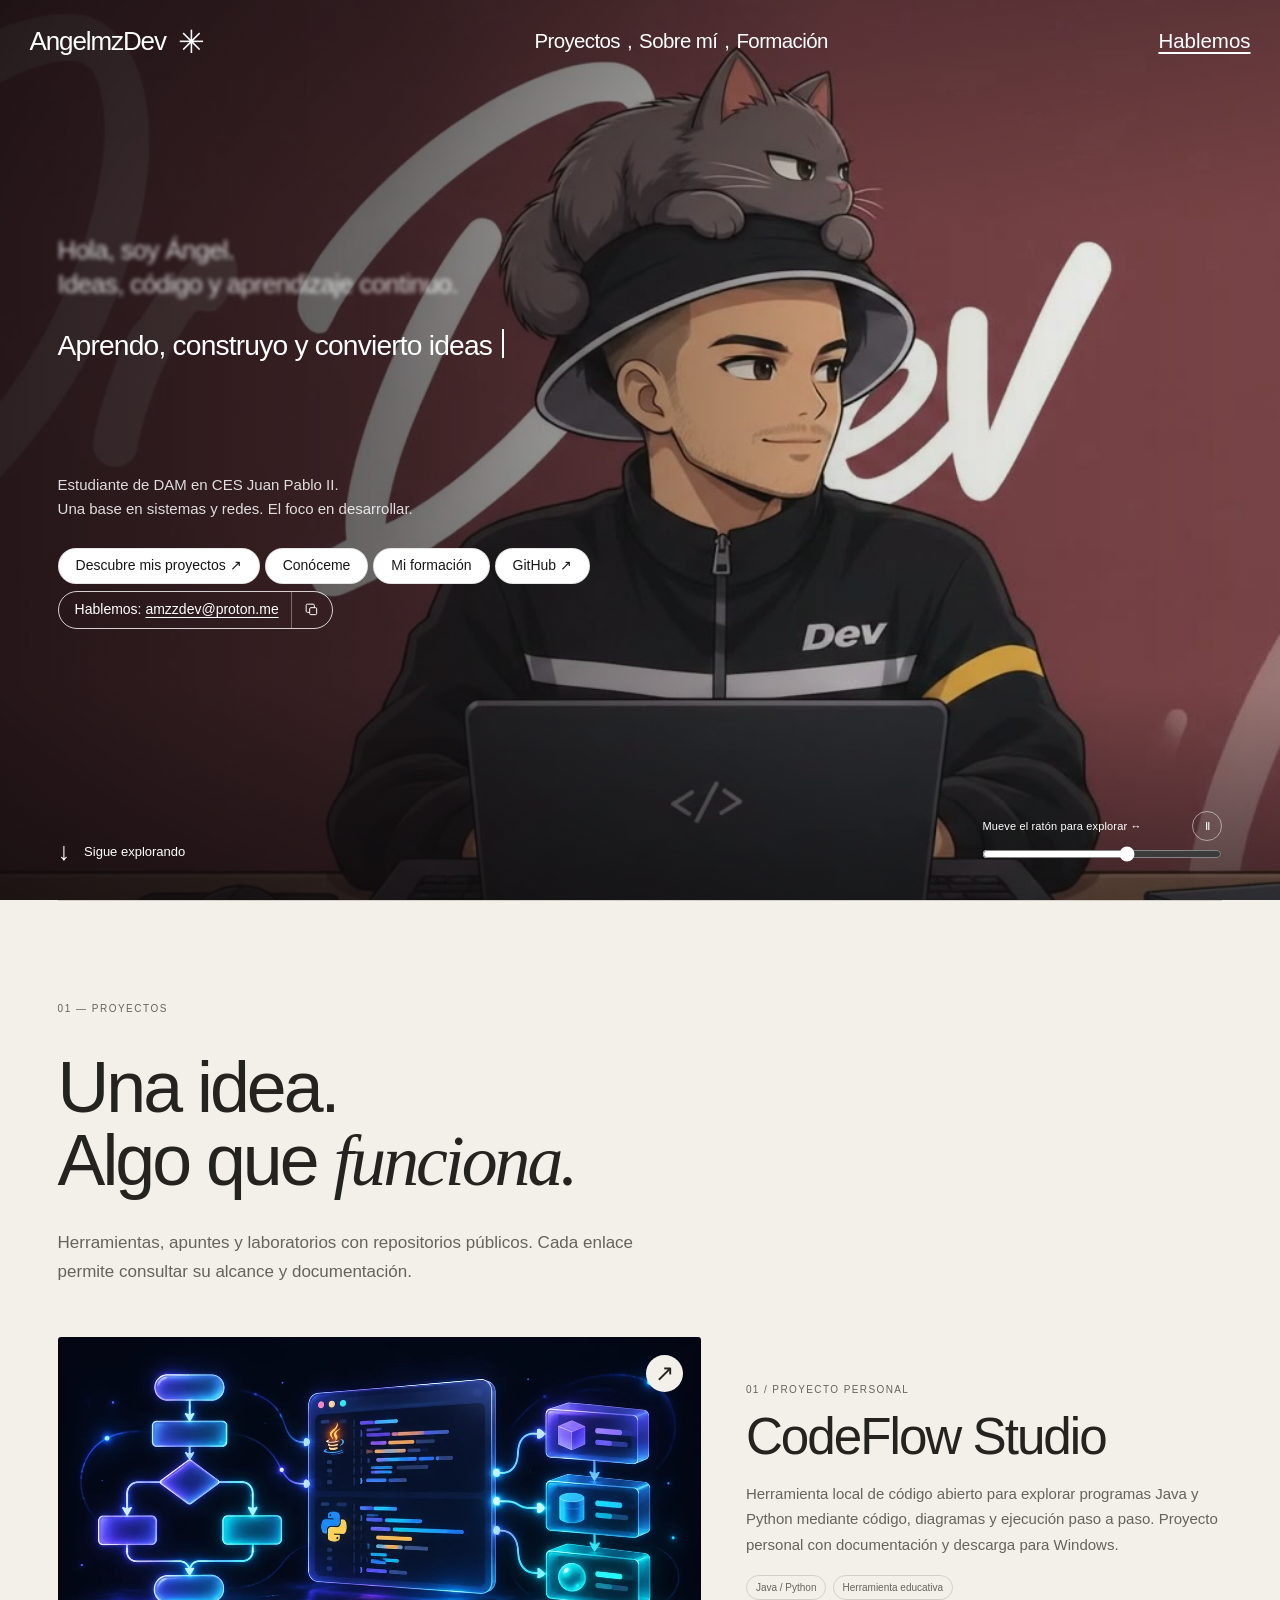
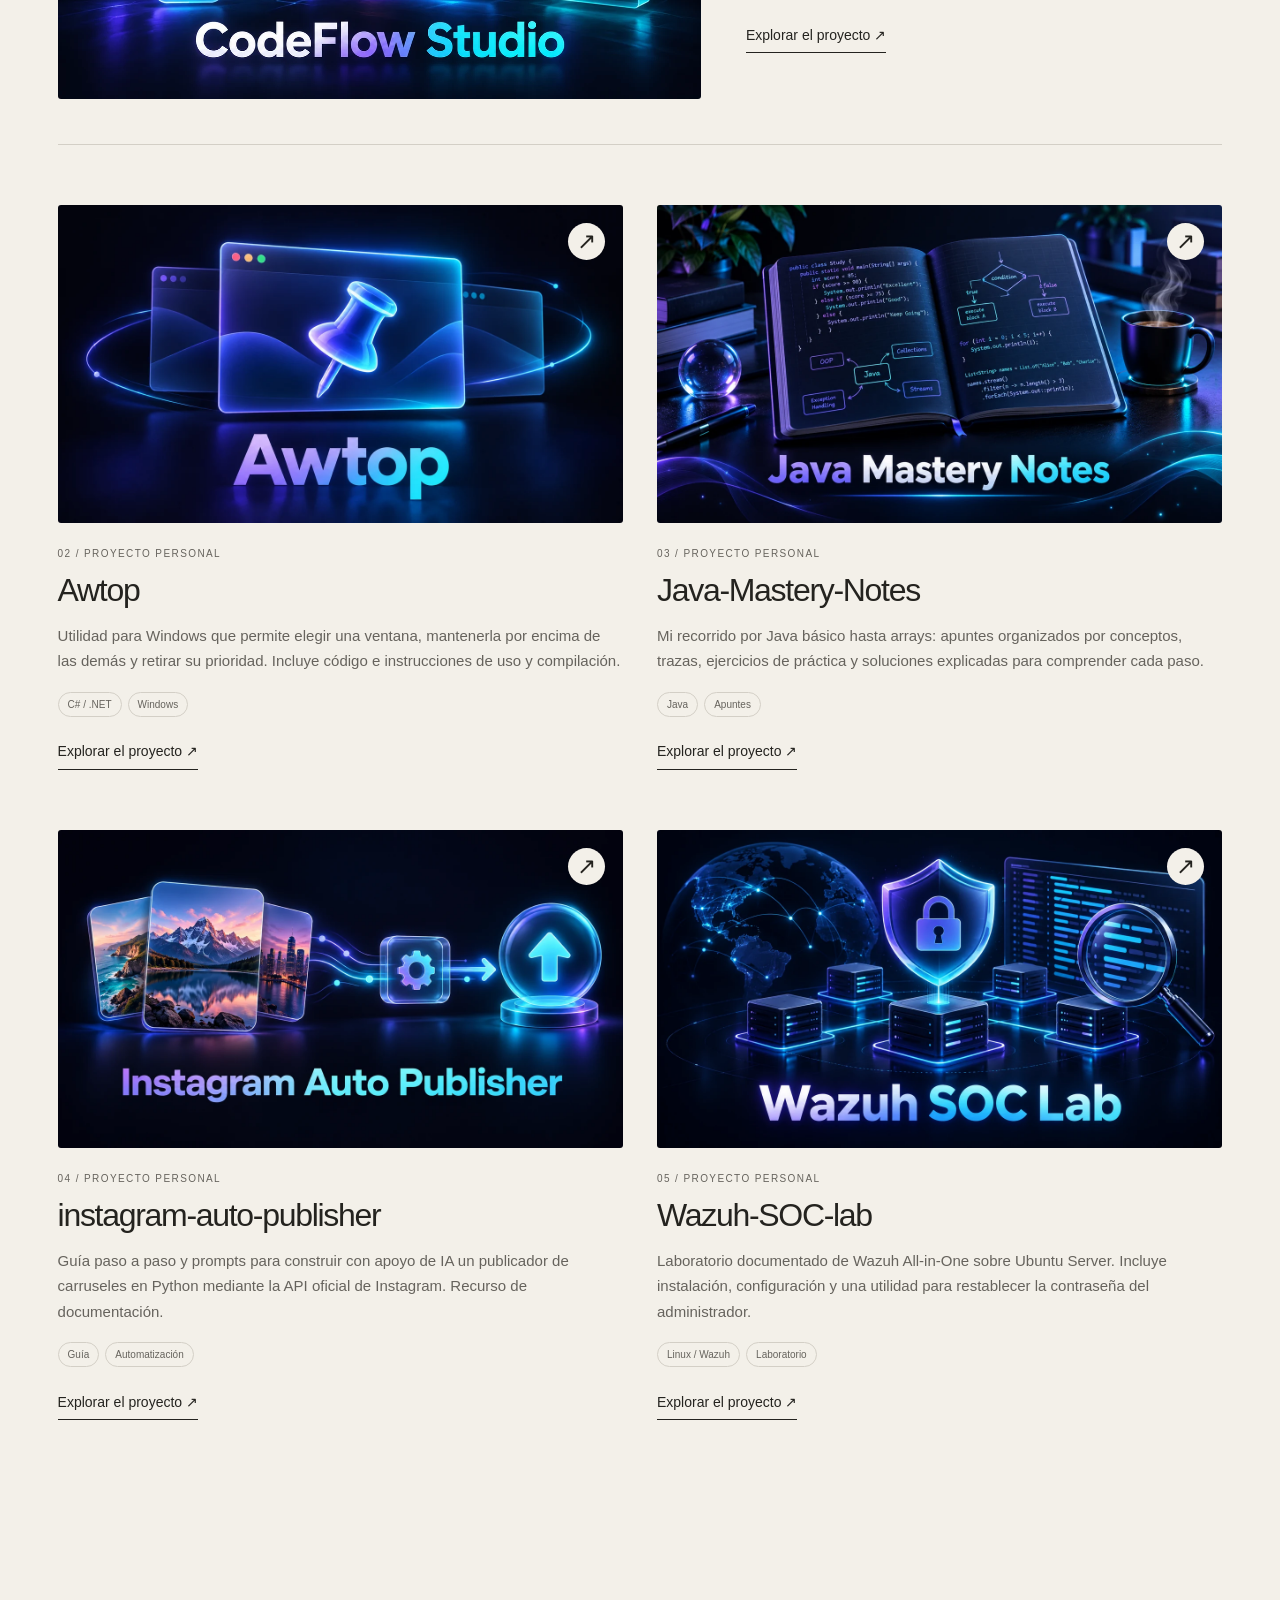
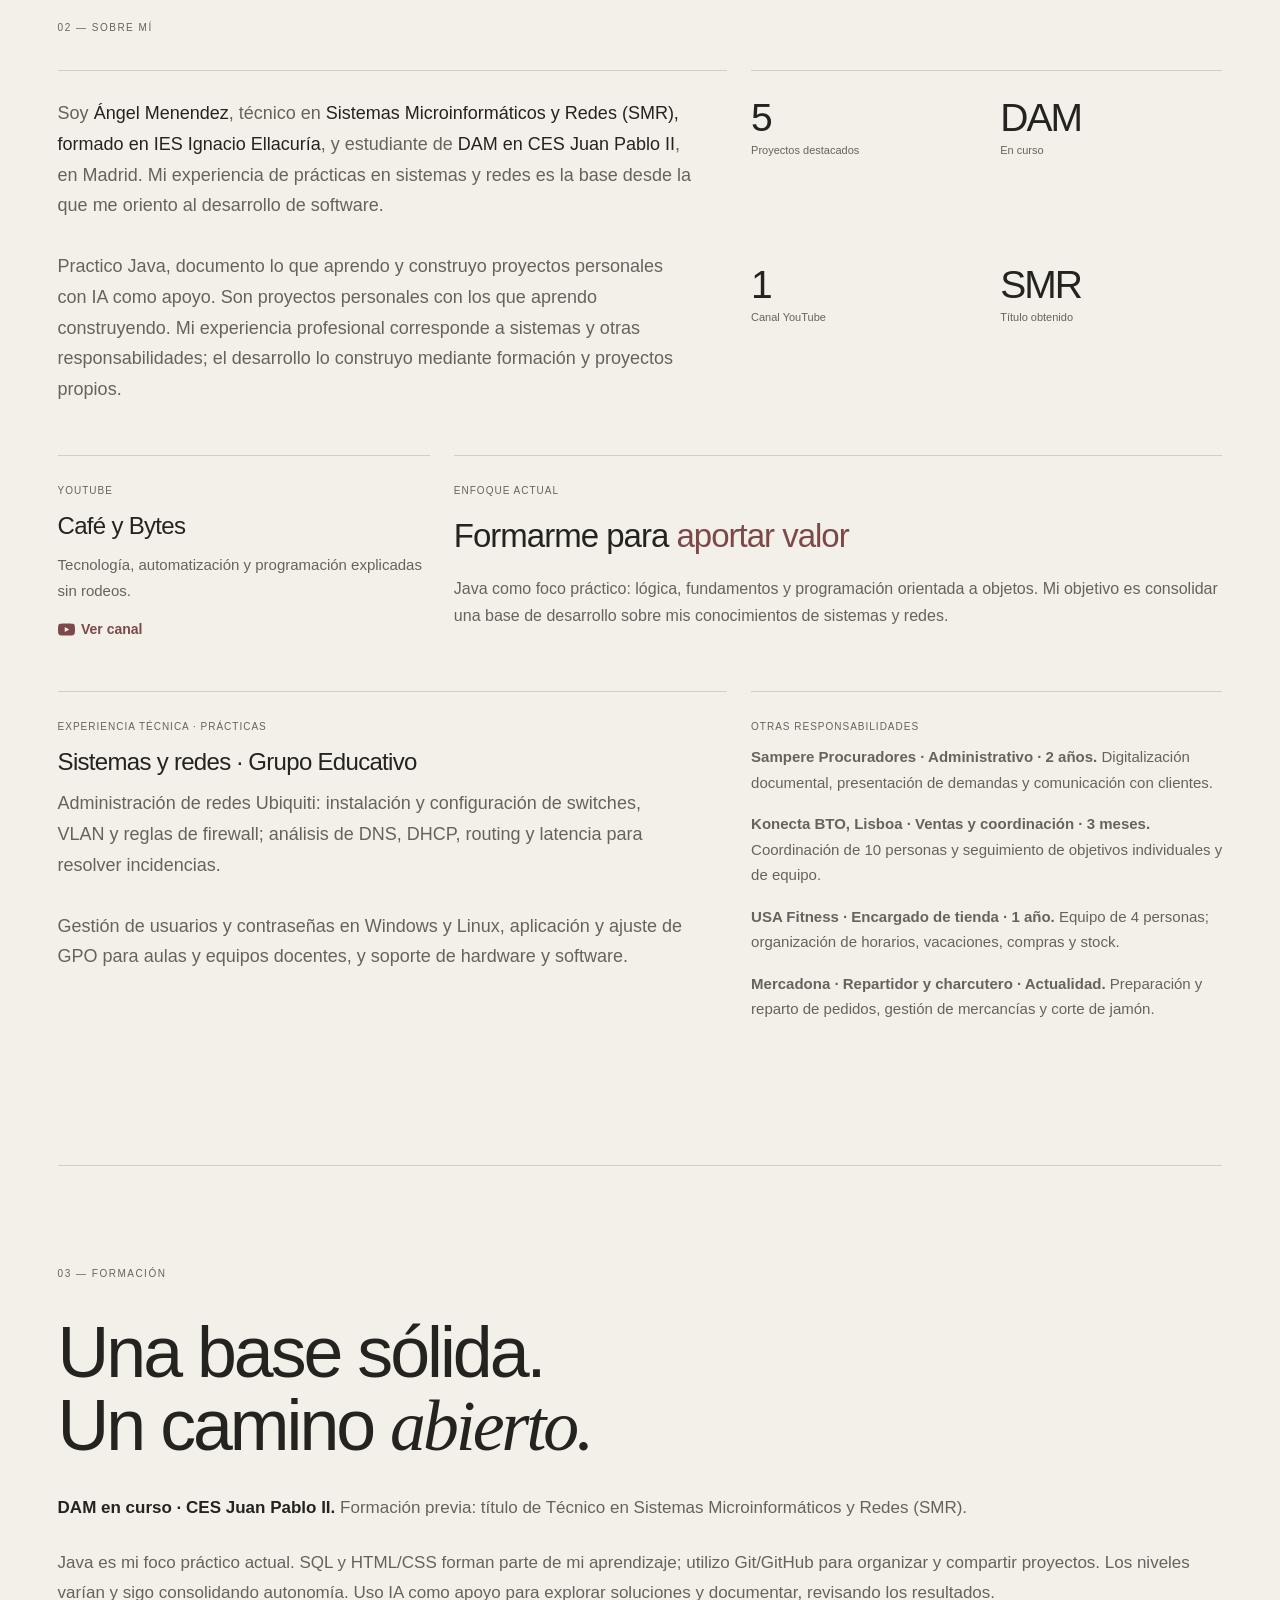
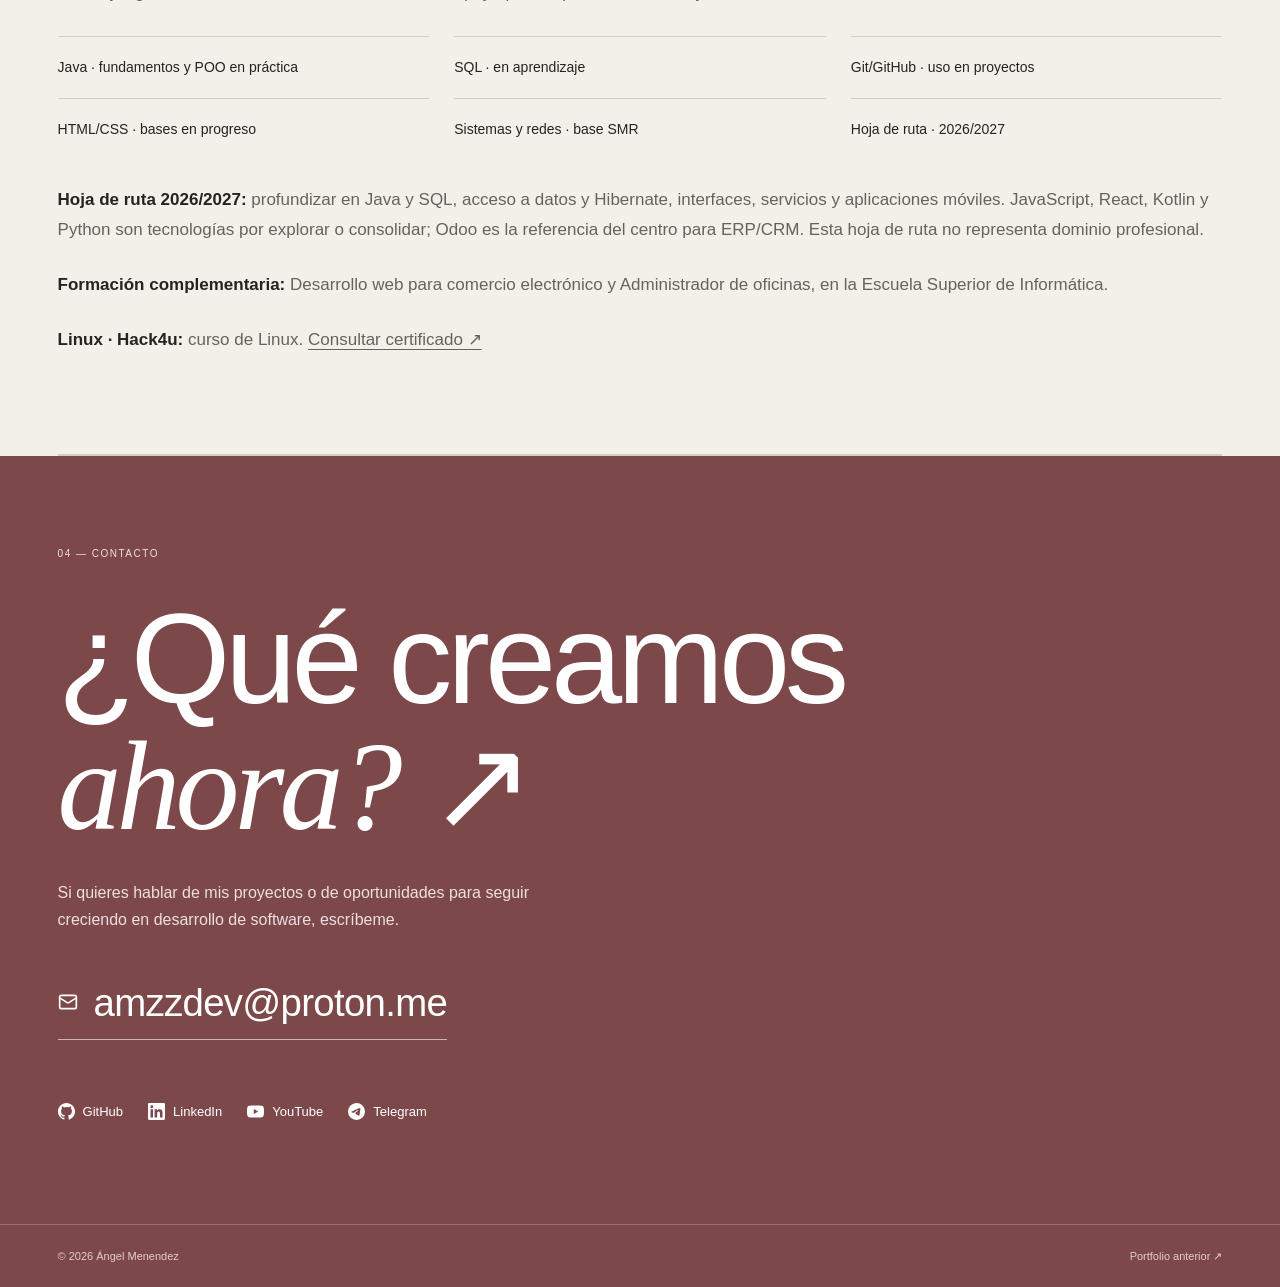
<file: index.html>
<!DOCTYPE html>
<html lang="es">
<head>
  <meta charset="UTF-8">
  <meta name="viewport" content="width=device-width, initial-scale=1.0">
  <title>Ángel Menendez · Desarrollo de software</title>
  <meta name="description" content="Portfolio de Ángel Menendez: estudiante de DAM centrado en una formación sólida y en crear proyectos que aporten valor real a equipos y empresas.">
  <link rel="canonical" href="https://angelmzdev.github.io/">
  <meta name="theme-color" content="#7c4849">
  <meta property="og:title" content="Ángel Menendez - Portfolio de desarrollo de software">
  <meta property="og:description" content="Estudiante de DAM centrado en una formación sólida y en proyectos que aporten valor real.">
  <meta property="og:type" content="website">
  <meta property="og:url" content="https://angelmzdev.github.io/">
  <meta name="twitter:card" content="summary">
  <meta name="twitter:title" content="Ángel Menendez - Portfolio de desarrollo de software">
  <meta name="twitter:description" content="Estudiante de DAM comprometido con una formación sólida, proyectos propios y mejora continua.">
  <link rel="stylesheet" href="assets/portfolio.css">
  <script src="assets/portfolio.js" defer></script>
  <meta property="og:image" content="https://angelmzdev.github.io/assets/video/hero-poster.jpg">
  <link rel="preload" as="image" href="assets/video/hero-poster.jpg" fetchpriority="high">
</head>
<body>
<a class="skip-link" href="#projects">Saltar a los proyectos</a>
<div class="video-stage" aria-hidden="true"><img class="stage-poster" src="assets/video/hero-poster.jpg" alt="" decoding="async"><canvas id="hero-canvas"></canvas><div class="video-shade"></div></div>

<header class="site-header" id="site-header">
  <a class="brand" href="#home" aria-label="AngelmzDev, inicio">AngelmzDev <span aria-hidden="true">✳︎</span></a>
  <div class="desktop-nav" role="navigation" aria-label="Navegación principal"><a href="#projects">Proyectos</a><span aria-hidden="true">,</span> <a href="#about">Sobre mí</a><span aria-hidden="true">,</span> <a href="#stack">Formación</a></div>
  <a class="header-contact" href="#contact">Hablemos</a>
  <button class="menu-toggle" id="menu-toggle" type="button" aria-label="Abrir menú" aria-expanded="false" aria-controls="mobile-menu"><span></span><span></span><span></span></button>
</header>
<div class="mobile-menu" id="mobile-menu" role="dialog" aria-modal="true" aria-labelledby="menu-title" hidden>
  <h2 id="menu-title" class="sr-only">Navegación</h2>
  <div role="navigation" aria-label="Navegación móvil"><a href="#projects">Proyectos</a><a href="#about">Sobre mí</a><a href="#stack">Formación</a><a href="#contact">Hablemos ↗</a></div>
</div>

<main id="main">
  <section class="hero" id="home" aria-label="Presentación de Ángel Menendez">
  <div class="hero-content">
    <p class="intro-label" aria-hidden="true">Hola, soy Ángel.<br>Ideas, código y aprendizaje continuo.</p>
    <h1 class="hero-title"><span class="sr-only">Ángel Menendez. Aprendo, construyo y convierto ideas en software. ¿Qué creamos ahora?</span><span id="typewriter" aria-hidden="true">Aprendo, construyo y convierto ideas en software. ¿Qué creamos ahora?</span><span class="typing-cursor" id="typing-cursor" aria-hidden="true" hidden></span></h1>
    <p class="hero-description">Estudiante de DAM en CES Juan Pablo II.<br>Una base en sistemas y redes. El foco en desarrollar.</p>
    <div class="hero-actions" aria-label="Explorar mi portfolio">
      <a class="pill" href="#projects">Descubre mis proyectos ↗</a><a class="pill" href="#about">Conóceme</a><a class="pill" href="#stack">Mi formación</a><a class="pill" href="https://github.com/AngelmzDev" target="_blank" rel="noopener noreferrer">GitHub ↗</a>
      <div class="email-pill"><a href="mailto:amzzdev@proton.me">Hablemos: <span>amzzdev@proton.me</span></a><button type="button" id="copy-email" aria-label="Copiar correo amzzdev@proton.me" title="Copiar correo"><svg width="14" height="14" viewBox="0 0 24 24" fill="none" stroke="currentColor" stroke-width="1.7" aria-hidden="true"><rect x="8" y="8" width="12" height="12" rx="2"/><path d="M16 8V4a2 2 0 0 0-2-2H4a2 2 0 0 0-2 2v10a2 2 0 0 0 2 2h4"/></svg></button></div>
    </div>
    <p class="copy-status" id="copy-status" role="status"></p>
  </div>
  <div class="hero-bottom"><a class="scroll-cue" href="#projects"><span aria-hidden="true">↓</span> Sigue explorando</a>
    <div class="video-controls" id="video-controls"><div class="video-controls-top"><label for="video-position" id="video-hint">Mueve el ratón para explorar ↔</label><button id="toggle-motion" type="button" aria-pressed="false" aria-label="Pausar interacción del vídeo" title="Pausar interacción del vídeo"><span class="motion-icon" aria-hidden="true">Ⅱ</span></button></div><input id="video-position" type="range" min="0" max="1000" value="613" step="1" aria-label="Dirección de la mirada" aria-valuetext="Mirando al frente" disabled><p id="video-status" class="sr-only" role="status"></p></div>
  </div>
</section>

  <div class="sdiv" aria-hidden="true"><span class="sdiv-dot"></span></div>

  <!-- PROJECTS -->
  <section id="projects" aria-labelledby="ph">
    <p class="sl ">01 — proyectos</p>
    <h2 class="st  " id="ph">Una idea.<br>Algo que <em>funciona.</em></h2>
    <p class="sd  ">Herramientas, apuntes y laboratorios con repositorios públicos. Cada enlace permite consultar su alcance y documentación.</p>
    <div class="pg" id="pg" role="list" aria-label="Proyectos">
<article class="pj" role="listitem"><a class="project-image" href="https://github.com/AngelmzDev/CodeFlow-Studio" target="_blank" rel="noopener noreferrer" aria-label="Explorar CodeFlow Studio en GitHub"><img src="assets/projects/codeflow-studio.webp" alt="Miniatura ilustrada de CodeFlow Studio" width="1280" height="720" loading="lazy" decoding="async"><span class="image-arrow" aria-hidden="true">↗</span></a><div class="project-body"><span class="pn">01 / Proyecto personal</span><h3 class="pt">CodeFlow Studio</h3><p class="pd2">Herramienta local de código abierto para explorar programas Java y Python mediante código, diagramas y ejecución paso a paso. Proyecto personal con documentación y descarga para Windows.</p><div class="tags"><span class="tag">Java / Python</span><span class="tag">Herramienta educativa</span></div><div class="pf"><a class="pl" href="https://github.com/AngelmzDev/CodeFlow-Studio" target="_blank" rel="noopener noreferrer">Explorar el proyecto ↗</a></div></div></article>
<article class="pj" role="listitem"><a class="project-image" href="https://github.com/AngelmzDev/Awtop" target="_blank" rel="noopener noreferrer" aria-label="Explorar Awtop en GitHub"><img src="assets/projects/awtop.webp" alt="Miniatura ilustrada de Awtop" width="1280" height="720" loading="lazy" decoding="async"><span class="image-arrow" aria-hidden="true">↗</span></a><div class="project-body"><span class="pn">02 / Proyecto personal</span><h3 class="pt">Awtop</h3><p class="pd2">Utilidad para Windows que permite elegir una ventana, mantenerla por encima de las demás y retirar su prioridad. Incluye código e instrucciones de uso y compilación.</p><div class="tags"><span class="tag">C# / .NET</span><span class="tag">Windows</span></div><div class="pf"><a class="pl" href="https://github.com/AngelmzDev/Awtop" target="_blank" rel="noopener noreferrer">Explorar el proyecto ↗</a></div></div></article>
<article class="pj" role="listitem"><a class="project-image" href="https://github.com/AngelmzDev/Java-Mastery-Notes" target="_blank" rel="noopener noreferrer" aria-label="Explorar Java-Mastery-Notes en GitHub"><img src="assets/projects/java-mastery-notes.webp" alt="Miniatura ilustrada de Java-Mastery-Notes" width="1280" height="720" loading="lazy" decoding="async"><span class="image-arrow" aria-hidden="true">↗</span></a><div class="project-body"><span class="pn">03 / Proyecto personal</span><h3 class="pt">Java-Mastery-Notes</h3><p class="pd2">Mi recorrido por Java básico hasta arrays: apuntes organizados por conceptos, trazas, ejercicios de práctica y soluciones explicadas para comprender cada paso.</p><div class="tags"><span class="tag">Java</span><span class="tag">Apuntes</span></div><div class="pf"><a class="pl" href="https://github.com/AngelmzDev/Java-Mastery-Notes" target="_blank" rel="noopener noreferrer">Explorar el proyecto ↗</a></div></div></article>
<article class="pj" role="listitem"><a class="project-image" href="https://github.com/AngelmzDev/instagram-auto-publisher" target="_blank" rel="noopener noreferrer" aria-label="Explorar instagram-auto-publisher en GitHub"><img src="assets/projects/instagram-auto-publisher.webp" alt="Miniatura ilustrada de instagram-auto-publisher" width="1280" height="720" loading="lazy" decoding="async"><span class="image-arrow" aria-hidden="true">↗</span></a><div class="project-body"><span class="pn">04 / Proyecto personal</span><h3 class="pt">instagram-auto-publisher</h3><p class="pd2">Guía paso a paso y prompts para construir con apoyo de IA un publicador de carruseles en Python mediante la API oficial de Instagram. Recurso de documentación.</p><div class="tags"><span class="tag">Guía</span><span class="tag">Automatización</span></div><div class="pf"><a class="pl" href="https://github.com/AngelmzDev/instagram-auto-publisher" target="_blank" rel="noopener noreferrer">Explorar el proyecto ↗</a></div></div></article>
<article class="pj" role="listitem"><a class="project-image" href="https://github.com/AngelmzDev/Wazuh-SOC-lab" target="_blank" rel="noopener noreferrer" aria-label="Explorar Wazuh-SOC-lab en GitHub"><img src="assets/projects/wazuh-soc-lab.webp" alt="Miniatura ilustrada de Wazuh-SOC-lab" width="1280" height="720" loading="lazy" decoding="async"><span class="image-arrow" aria-hidden="true">↗</span></a><div class="project-body"><span class="pn">05 / Proyecto personal</span><h3 class="pt">Wazuh-SOC-lab</h3><p class="pd2">Laboratorio documentado de Wazuh All-in-One sobre Ubuntu Server. Incluye instalación, configuración y una utilidad para restablecer la contraseña del administrador.</p><div class="tags"><span class="tag">Linux / Wazuh</span><span class="tag">Laboratorio</span></div><div class="pf"><a class="pl" href="https://github.com/AngelmzDev/Wazuh-SOC-lab" target="_blank" rel="noopener noreferrer">Explorar el proyecto ↗</a></div></div></article>
</div>
  </section>

  <!-- ABOUT -->
  <section id="about" aria-label="Sobre mí">
    <p class="sl ">02 — sobre mí</p>
    <div class="bento" role="list">
      <article class="bc s7 " role="listitem">
        <p class="btext">Soy <strong>Ángel Menendez</strong>, técnico en <strong>Sistemas Microinformáticos y Redes (SMR), formado en IES Ignacio Ellacuría</strong>, y estudiante de <strong>DAM en CES Juan Pablo II</strong>, en Madrid. Mi experiencia de prácticas en sistemas y redes es la base desde la que me oriento al desarrollo de software.<br><br>Practico Java, documento lo que aprendo y construyo proyectos personales con IA como apoyo. Son proyectos personales con los que aprendo construyendo. Mi experiencia profesional corresponde a sistemas y otras responsabilidades; el desarrollo lo construyo mediante formación y proyectos propios.</p>
      </article>
      <article class="bc s5  " role="listitem">
        <div class="sg2">
          <div><div class="sn" data-count="5" data-suffix="">5</div><div class="slb">Proyectos destacados</div></div>
          <div><div class="sn">DAM</div><div class="slb">En curso</div></div>
          <div><div class="sn" data-count="1" data-suffix="">1</div><div class="slb">Canal YouTube</div></div>
          <div><div class="sn">SMR</div><div class="slb">Título obtenido</div></div>
        </div>
      </article>
      <article class="bc s4  " role="listitem" style="display:flex;flex-direction:column">
        <p class="ytl">YouTube</p>
        <p class="ytc">Café y Bytes</p>
        <p class="ytd">Tecnología, automatización y programación explicadas sin rodeos.</p>
        <a href="https://www.youtube.com/@cafeybytes" target="_blank" rel="noopener noreferrer" class="yta" aria-label="Ver canal Café y Bytes en YouTube">
          <svg viewBox="0 0 24 24" fill="currentColor" aria-hidden="true"><path d="M23.498 6.186a3.016 3.016 0 0 0-2.122-2.136C19.505 3.545 12 3.545 12 3.545s-7.505 0-9.377.505A3.017 3.017 0 0 0 .502 6.186C0 8.07 0 12 0 12s0 3.93.502 5.814a3.016 3.016 0 0 0 2.122 2.136c1.871.505 9.376.505 9.376.505s7.505 0 9.377-.505a3.015 3.015 0 0 0 2.122-2.136C24 15.93 24 12 24 12s0-3.93-.502-5.814zM9.545 15.568V8.432L15.818 12l-6.273 3.568z"/></svg>
          Ver canal
        </a>
      </article>
      <article class="bc s8 gc  " role="listitem">
        <p class="nwl">Enfoque actual</p>
        <p class="nwt">Formarme para <span>aportar valor</span></p>
        <p class="nws">Java como foco práctico: lógica, fundamentos y programación orientada a objetos. Mi objetivo es consolidar una base de desarrollo sobre mis conocimientos de sistemas y redes.</p>
      </article>
      <article class="bc s7 " role="listitem">
        <p class="nwl">Experiencia técnica · prácticas</p>
        <h2 class="ytc">Sistemas y redes · Grupo Educativo</h2>
        <p class="btext">Administración de redes Ubiquiti: instalación y configuración de switches, VLAN y reglas de firewall; análisis de DNS, DHCP, routing y latencia para resolver incidencias.<br><br>Gestión de usuarios y contraseñas en Windows y Linux, aplicación y ajuste de GPO para aulas y equipos docentes, y soporte de hardware y software.</p>
      </article>
      <article class="bc s5  " role="listitem">
        <p class="nwl">Otras responsabilidades</p>
        <p class="ytd"><strong>Sampere Procuradores · Administrativo · 2 años.</strong> Digitalización documental, presentación de demandas y comunicación con clientes.</p>
        <p class="ytd"><strong>Konecta BTO, Lisboa · Ventas y coordinación · 3 meses.</strong> Coordinación de 10 personas y seguimiento de objetivos individuales y de equipo.</p>
        <p class="ytd"><strong>USA Fitness · Encargado de tienda · 1 año.</strong> Equipo de 4 personas; organización de horarios, vacaciones, compras y stock.</p>
        <p class="ytd"><strong>Mercadona · Repartidor y charcutero · Actualidad.</strong> Preparación y reparto de pedidos, gestión de mercancías y corte de jamón.</p>
      </article>
    </div>
  </section>

  <div class="sdiv" aria-hidden="true"><span class="sdiv-dot"></span></div>

  <!-- FORMACION -->
  <section id="stack" aria-labelledby="sh">
    <p class="sl ">03 — formación</p>
    <h2 class="st  " id="sh">Una base sólida.<br>Un camino <em>abierto.</em></h2>
    <div class="learn  " role="note" aria-label="Tecnologías en formación">
      <p><strong>DAM en curso · CES Juan Pablo II.</strong> Formación previa: título de Técnico en Sistemas Microinformáticos y Redes (SMR).</p>
      <p>Java es mi foco práctico actual. SQL y HTML/CSS forman parte de mi aprendizaje; utilizo Git/GitHub para organizar y compartir proyectos. Los niveles varían y sigo consolidando autonomía. Uso IA como apoyo para explorar soluciones y documentar, revisando los resultados.</p>
      <div class="learn-list" aria-label="Estado actual">
        <span class="learn-item">Java · fundamentos y POO en práctica</span>
        <span class="learn-item">SQL · en aprendizaje</span>
        <span class="learn-item">Git/GitHub · uso en proyectos</span>
        <span class="learn-item">HTML/CSS · bases en progreso</span>
        <span class="learn-item">Sistemas y redes · base SMR</span>
        <span class="learn-item">Hoja de ruta · 2026/2027</span>
      </div>
      <p><strong>Hoja de ruta 2026/2027:</strong> profundizar en Java y SQL, acceso a datos y Hibernate, interfaces, servicios y aplicaciones móviles. JavaScript, React, Kotlin y Python son tecnologías por explorar o consolidar; Odoo es la referencia del centro para ERP/CRM. Esta hoja de ruta no representa dominio profesional.</p>
      <p><strong>Formación complementaria:</strong> Desarrollo web para comercio electrónico y Administrador de oficinas, en la Escuela Superior de Informática.</p>
      <p><strong>Linux · Hack4u:</strong> curso de Linux. <a href="https://hack4u.io/certificate/1841-9034-8259-6884" target="_blank" rel="noopener noreferrer">Consultar certificado ↗</a></p>
    </div>
  </section>

  <div class="sdiv" aria-hidden="true"><span class="sdiv-dot"></span></div>



  <div class="sdiv" aria-hidden="true"><span class="sdiv-dot"></span></div>

  <!-- CONTACT -->
  <section id="contact" aria-labelledby="ch">
    <div class="ci">
      <p class="sl ">04 — contacto</p>
      <h2 class="st  " id="ch">¿Qué creamos<br><em>ahora?</em> ↗</h2>
      <p class="sd  ">Si quieres hablar de mis proyectos o de oportunidades para seguir creciendo en desarrollo de software, escríbeme.</p>
      <a href="mailto:amzzdev@proton.me" class="ce  " aria-label="Enviar email a amzzdev@proton.me">
        <svg width="20" height="20" viewBox="0 0 24 24" fill="none" stroke="currentColor" stroke-width="2" stroke-linecap="round" stroke-linejoin="round" aria-hidden="true"><rect width="20" height="16" x="2" y="4" rx="2"/><path d="m22 7-8.97 5.7a1.94 1.94 0 0 1-2.06 0L2 7"/></svg>
        amzzdev@proton.me
      </a>
      <div class="socs  ">
        <a href="https://github.com/AngelmzDev" target="_blank" rel="noopener noreferrer" class="soc" aria-label="GitHub de AngelmzDev">
          <svg viewBox="0 0 24 24" fill="currentColor" aria-hidden="true"><path d="M12 0C5.374 0 0 5.373 0 12c0 5.302 3.438 9.8 8.207 11.387.599.111.793-.261.793-.577v-2.234c-3.338.726-4.033-1.416-4.033-1.416-.546-1.387-1.333-1.756-1.333-1.756-1.089-.745.083-.729.083-.729 1.205.084 1.839 1.237 1.839 1.237 1.07 1.834 2.807 1.304 3.492.997.107-.775.418-1.305.762-1.604-2.665-.305-5.467-1.334-5.467-5.931 0-1.311.469-2.381 1.236-3.221-.124-.303-.535-1.524.117-3.176 0 0 1.008-.322 3.301 1.23A11.509 11.509 0 0 1 12 5.803c1.02.005 2.047.138 3.006.404 2.291-1.552 3.297-1.23 3.297-1.23.653 1.653.242 2.874.118 3.176.77.84 1.235 1.911 1.235 3.221 0 4.609-2.807 5.624-5.479 5.921.43.372.823 1.102.823 2.222v3.293c0 .319.192.694.801.576C20.566 21.797 24 17.3 24 12c0-6.627-5.373-12-12-12z"/></svg>GitHub
        </a>
        <a href="https://www.linkedin.com/in/angelmzz/" target="_blank" rel="noopener noreferrer" class="soc" aria-label="Perfil de LinkedIn de Ángel Menendez">
          <svg viewBox="0 0 24 24" fill="currentColor" aria-hidden="true"><path d="M20.45 20.45h-3.56v-5.57c0-1.33-.03-3.04-1.85-3.04-1.85 0-2.14 1.45-2.14 2.94v5.67H9.34V8.98h3.42v1.57h.05c.48-.9 1.64-1.85 3.38-1.85 3.61 0 4.28 2.38 4.28 5.48v6.27ZM5.32 7.41a2.07 2.07 0 1 1 0-4.14 2.07 2.07 0 0 1 0 4.14Zm1.78 13.04H3.54V8.98H7.1v11.47ZM22.23 0H1.77C.79 0 0 .77 0 1.72v20.56C0 23.23.79 24 1.77 24h20.46c.98 0 1.77-.77 1.77-1.72V1.72C24 .77 23.21 0 22.23 0Z"/></svg>LinkedIn
        </a>
        <a href="https://www.youtube.com/@cafeybytes" target="_blank" rel="noopener noreferrer" class="soc" aria-label="Canal YouTube Café y Bytes">
          <svg viewBox="0 0 24 24" fill="currentColor" aria-hidden="true"><path d="M23.498 6.186a3.016 3.016 0 0 0-2.122-2.136C19.505 3.545 12 3.545 12 3.545s-7.505 0-9.377.505A3.017 3.017 0 0 0 .502 6.186C0 8.07 0 12 0 12s0 3.93.502 5.814a3.016 3.016 0 0 0 2.122 2.136c1.871.505 9.376.505 9.376.505s7.505 0 9.377-.505a3.015 3.015 0 0 0 2.122-2.136C24 15.93 24 12 24 12s0-3.93-.502-5.814zM9.545 15.568V8.432L15.818 12l-6.273 3.568z"/></svg>YouTube
        </a>
        <a href="https://t.me/ImZerozeid" target="_blank" rel="noopener noreferrer" class="soc" aria-label="Telegram de Ángel Menendez">
          <svg viewBox="0 0 24 24" fill="currentColor" aria-hidden="true"><path d="M11.944 0A12 12 0 0 0 0 12a12 12 0 0 0 12 12 12 12 0 0 0 12-12A12 12 0 0 0 12 0a12 12 0 0 0-.056 0zm4.962 7.224c.1-.002.321.023.465.14a.506.506 0 0 1 .171.325c.016.093.036.306.02.472-.18 1.898-.962 6.502-1.36 8.627-.168.9-.499 1.201-.82 1.23-.696.065-1.225-.46-1.9-.902-1.056-.693-1.653-1.124-2.678-1.8-1.185-.78-.417-1.21.258-1.91.177-.184 3.247-2.977 3.307-3.23.007-.032.014-.15-.056-.212s-.174-.041-.249-.024c-.106.024-1.793 1.14-5.061 3.345-.48.33-.913.49-1.302.48-.428-.008-1.252-.241-1.865-.44-.752-.245-1.349-.374-1.297-.789.027-.216.325-.437.893-.663 3.498-1.524 5.83-2.529 6.998-3.014 3.332-1.386 4.025-1.627 4.476-1.635z"/></svg>Telegram
        </a>
      </div>
    </div>
  </section>
</main>

<footer id="footer">
  <p class="ft">© 2026 Ángel Menendez</p>
  <p class="ft"><a href="version-anterior/">Portfolio anterior ↗</a></p>
</footer>


<noscript><p class="noscript-note">El contenido y los enlaces funcionan sin JavaScript. Actívalo para controlar el vídeo y abrir el menú interactivo.</p></noscript>
</body>
</html>
</file>
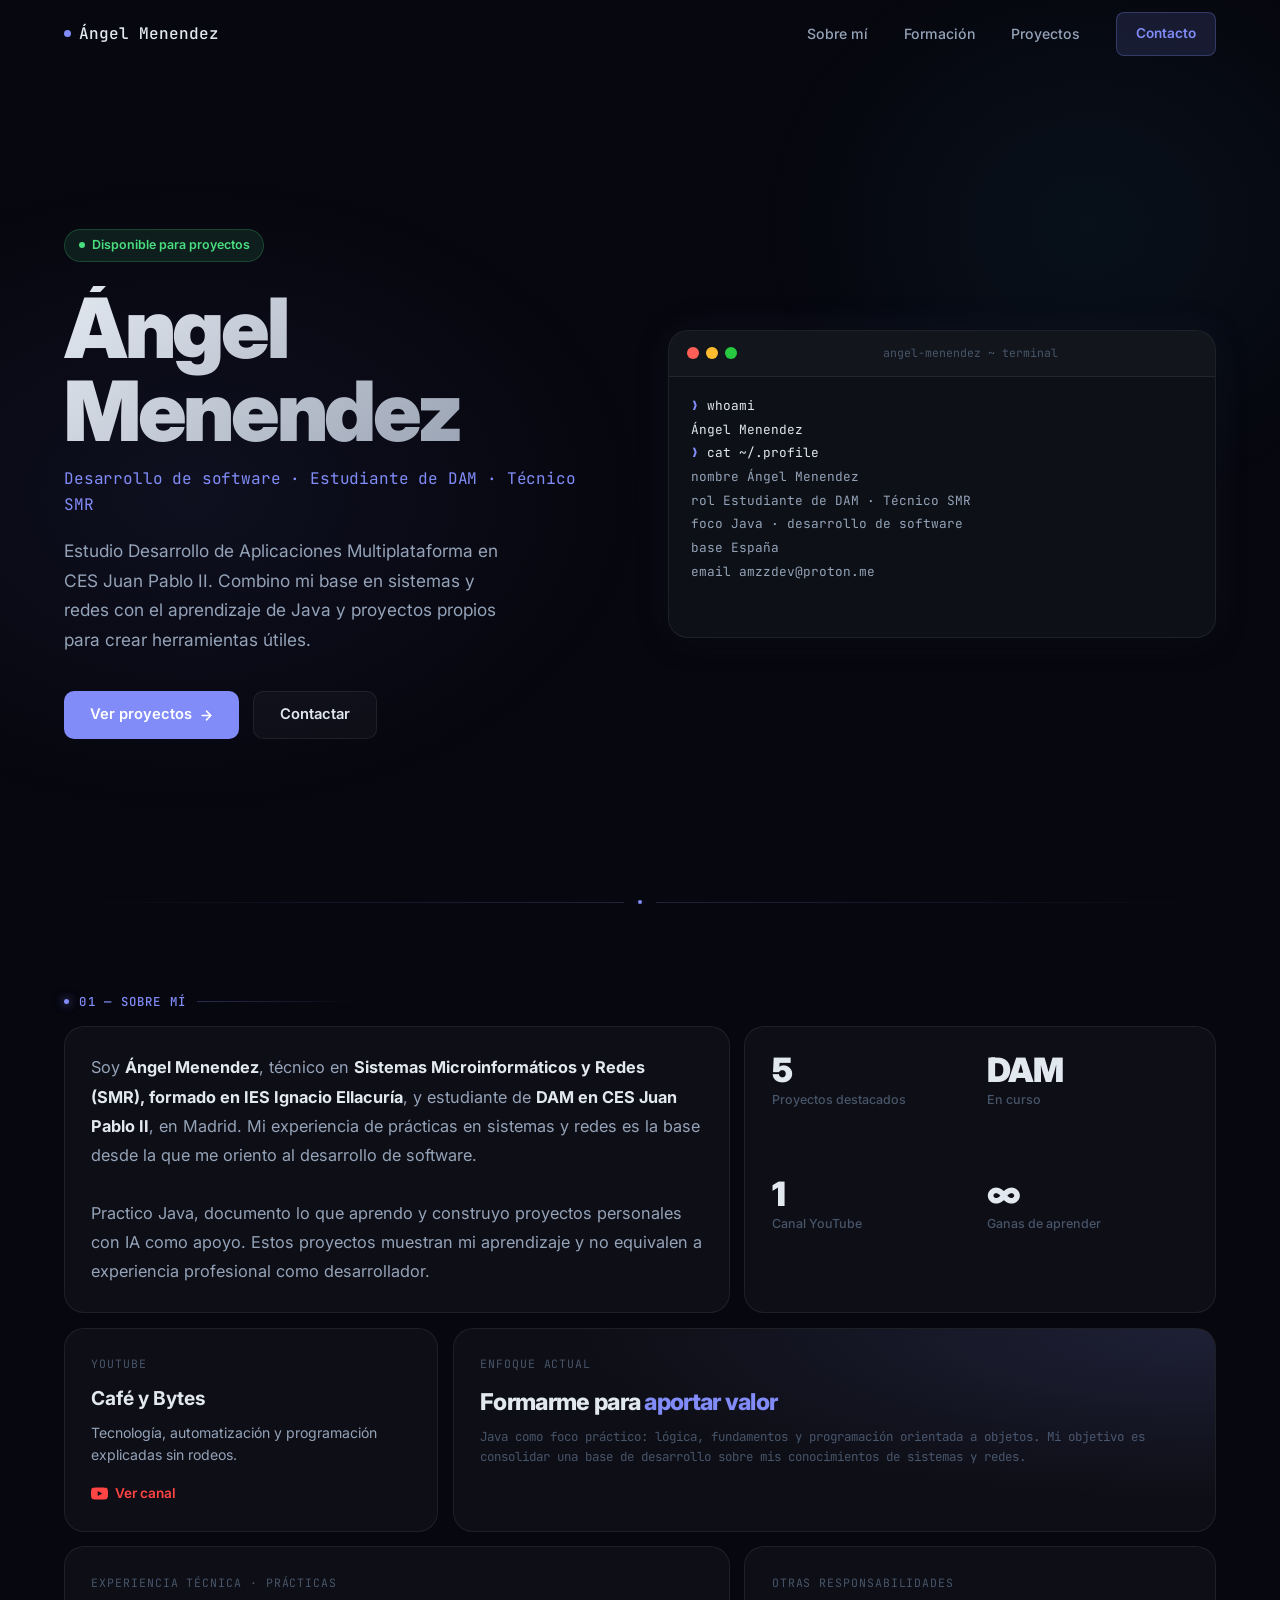
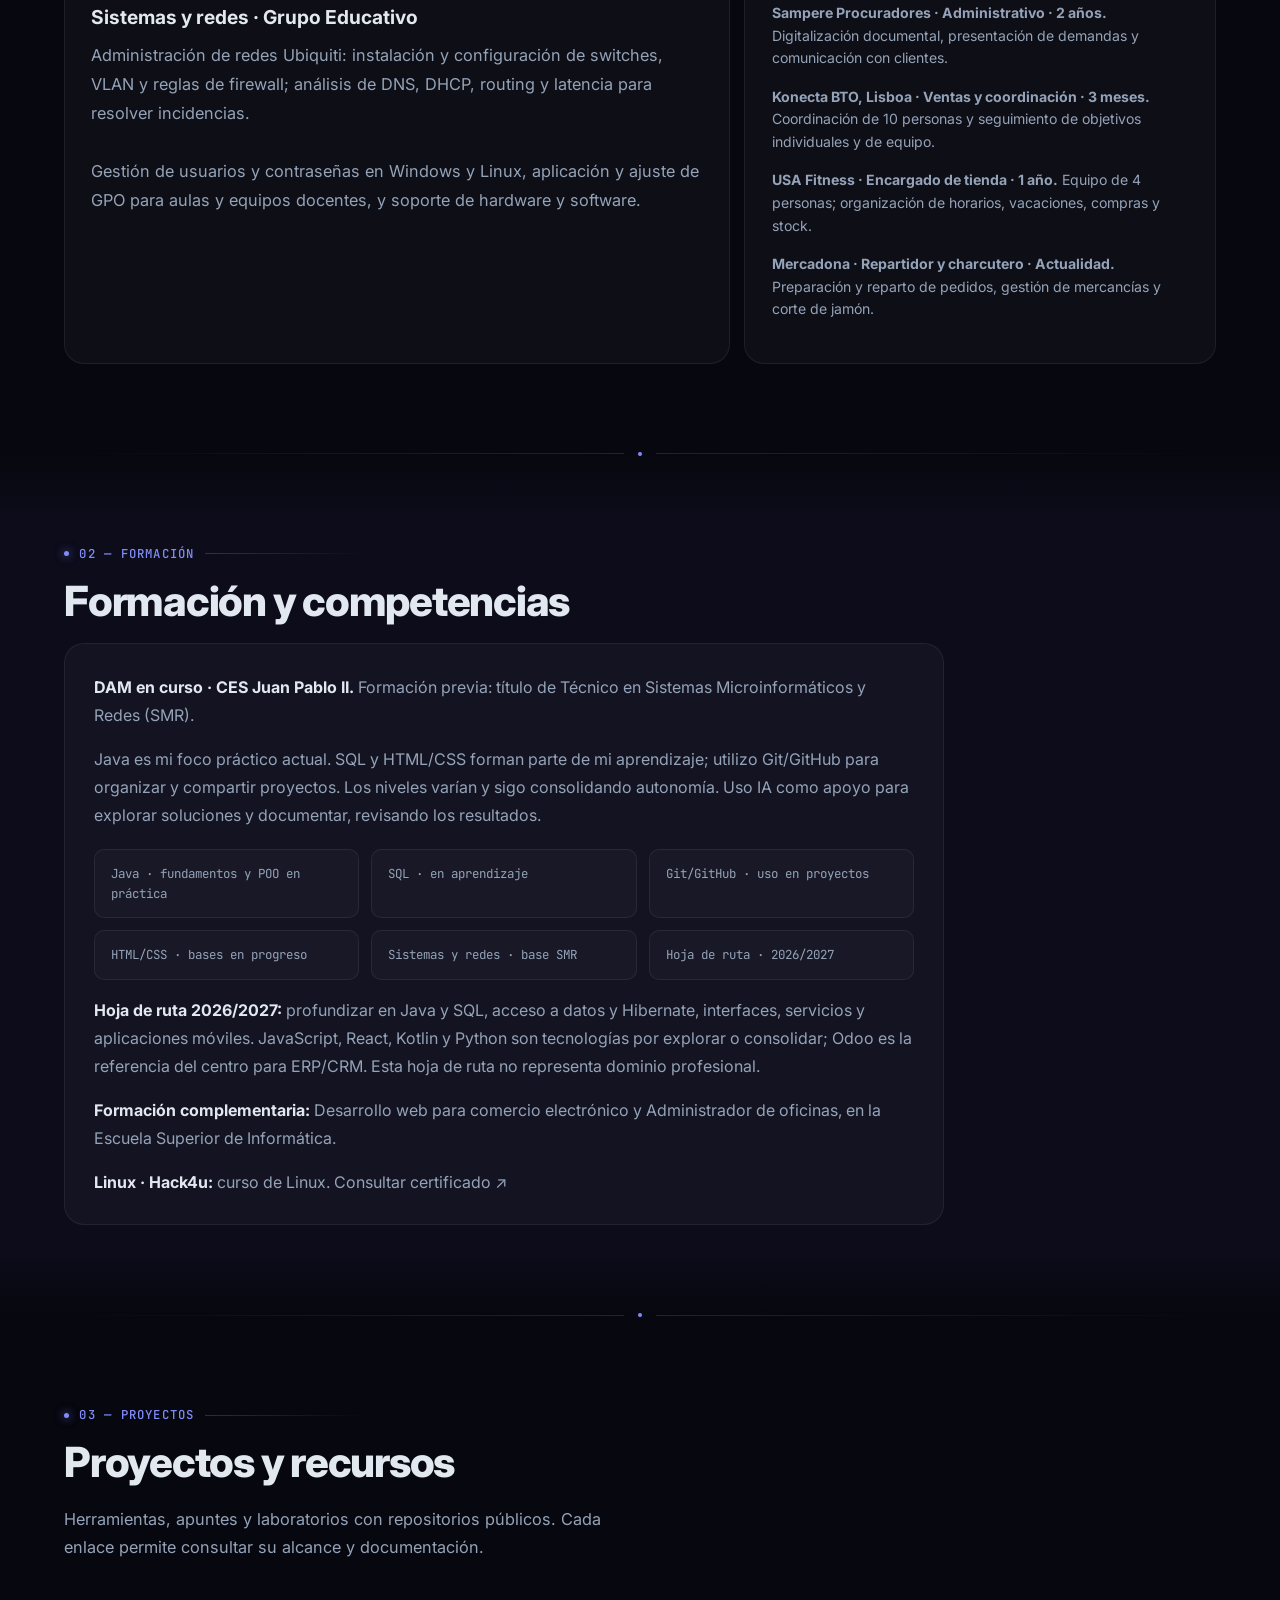
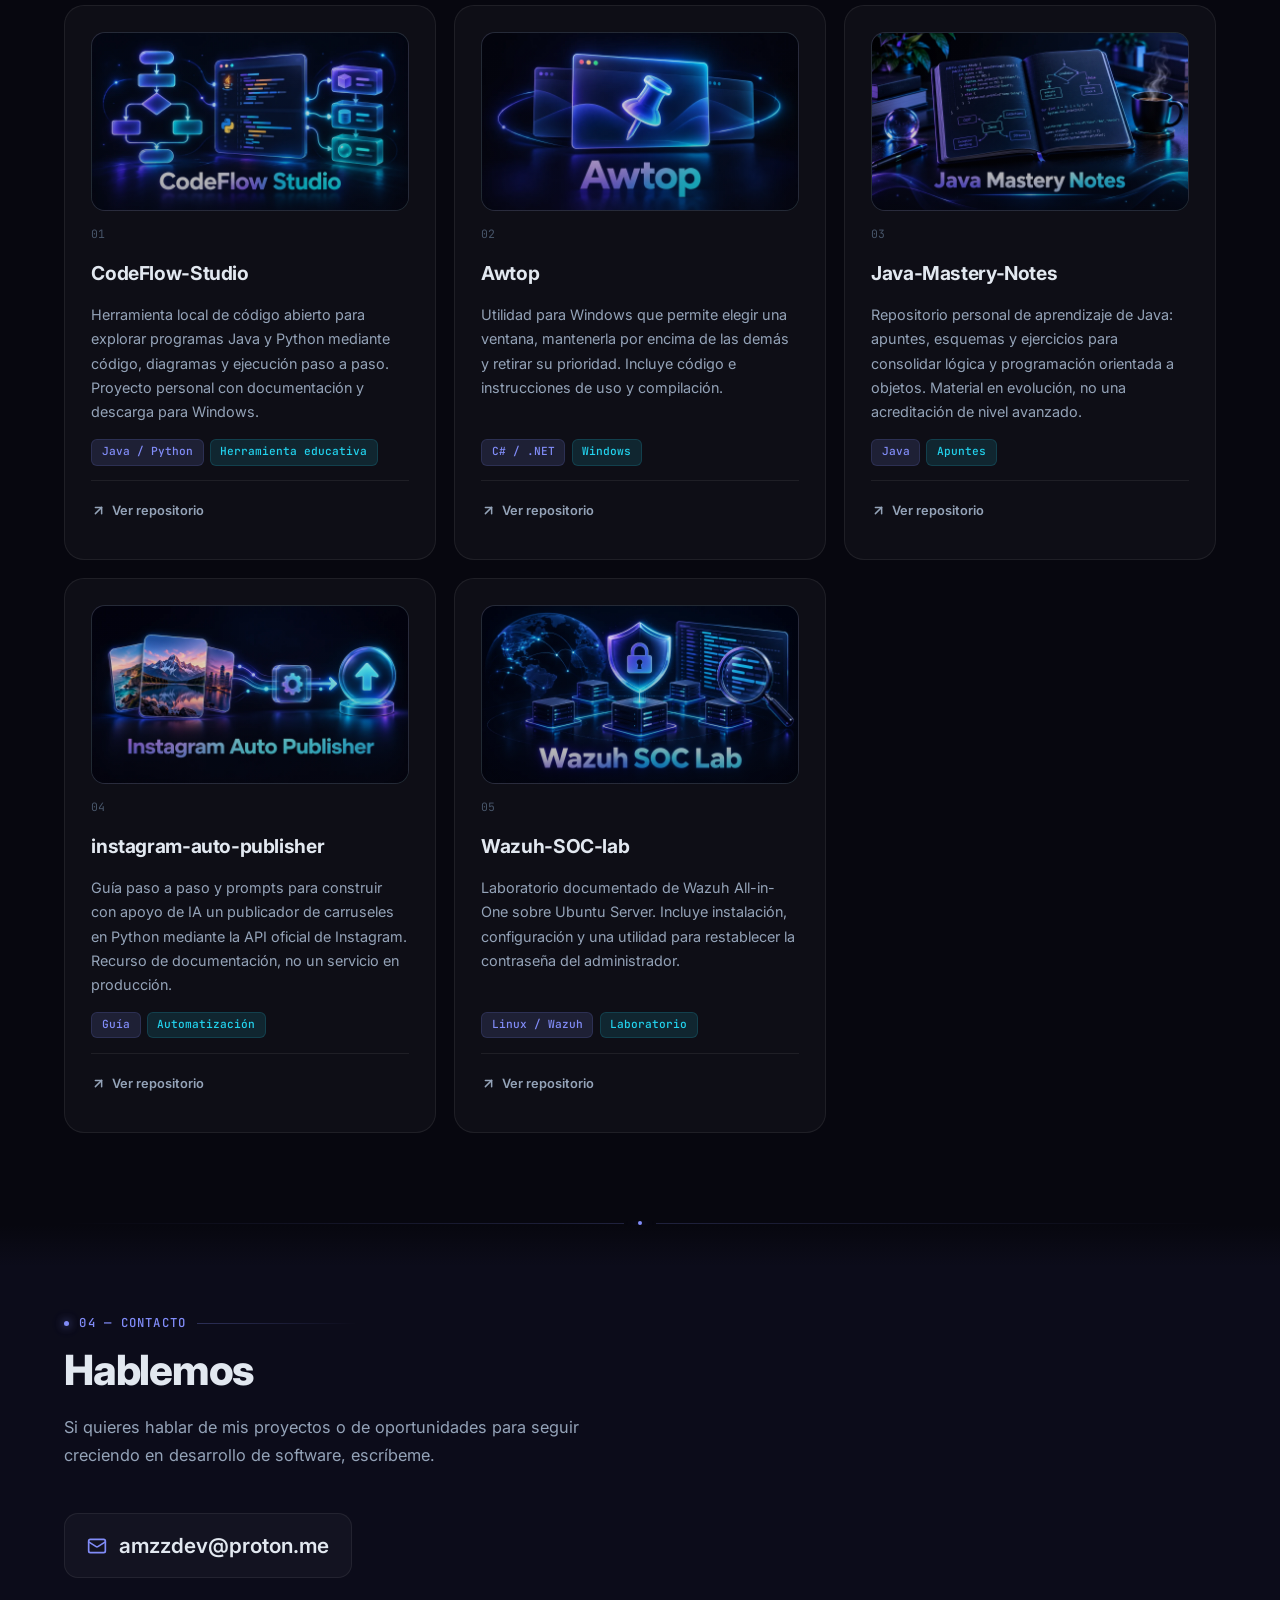
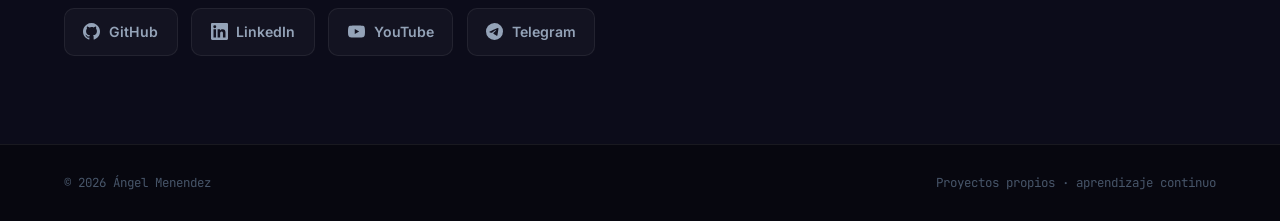
<file: version-anterior/index.html>
<!DOCTYPE html>
<html lang="es">
<head>
  <meta charset="UTF-8">
  <meta name="viewport" content="width=device-width, initial-scale=1.0">
  <title>Ángel Menendez - Portfolio de desarrollo de software</title>
  <meta name="description" content="Portfolio de Ángel Menendez: estudiante de DAM centrado en una formación sólida y en crear proyectos que aporten valor real a equipos y empresas.">
  <link rel="canonical" href="https://angelmzdev.github.io/">
  <meta name="theme-color" content="#07070f">
  <meta property="og:title" content="Ángel Menendez - Portfolio de desarrollo de software">
  <meta property="og:description" content="Estudiante de DAM centrado en una formación sólida y en proyectos que aporten valor real.">
  <meta property="og:type" content="website">
  <meta property="og:url" content="https://angelmzdev.github.io/">
  <meta name="twitter:card" content="summary">
  <meta name="twitter:title" content="Ángel Menendez - Portfolio de desarrollo de software">
  <meta name="twitter:description" content="Estudiante de DAM comprometido con una formación sólida, proyectos propios y mejora continua.">
  <link rel="preconnect" href="https://fonts.googleapis.com">
  <link rel="preconnect" href="https://fonts.gstatic.com" crossorigin>
  <link href="https://fonts.googleapis.com/css2?family=Inter:wght@400;500;600;700;900&family=JetBrains+Mono:wght@400;500&display=swap" rel="stylesheet">
  <style>
    *,*::before,*::after{box-sizing:border-box;margin:0;padding:0}
    :root{
      --bg:#07070f;--bg2:#0c0c1a;--bgc:rgba(255,255,255,.03);--bgh:rgba(255,255,255,.055);
      --bd:rgba(255,255,255,.07);--bda:rgba(129,140,248,.28);
      --t:#e2e8f0;--t2:#94a3b8;--t3:#475569;
      --ac:#818cf8;--acd:rgba(129,140,248,.14);
      --cy:#22d3ee;--cyd:rgba(34,211,238,.12);
      --gr:#4ade80;--warn:#f59e0b;
      --r:14px;--rl:20px;
      --f:'Inter',system-ui,sans-serif;--m:'JetBrains Mono',Consolas,monospace;
      --nh:68px;--sh:0 4px 28px rgba(0,0,0,.45);--gw:0 0 40px rgba(129,140,248,.09)
    }
    html{scroll-behavior:smooth;overflow-x:hidden}
    body{font-family:var(--f);background:var(--bg);color:var(--t);line-height:1.6;-webkit-font-smoothing:antialiased;overflow-x:hidden}
    ::-webkit-scrollbar{width:5px}::-webkit-scrollbar-track{background:var(--bg)}::-webkit-scrollbar-thumb{background:rgba(255,255,255,.1);border-radius:3px}
    :focus-visible{outline:2px solid var(--ac);outline-offset:3px;border-radius:4px}
    a{color:inherit;text-decoration:none}

    /* NAV */
    nav{position:fixed;top:0;left:0;right:0;z-index:100;height:var(--nh);display:flex;align-items:center;justify-content:space-between;padding:0 clamp(1.25rem,5vw,4rem);border-bottom:1px solid transparent;transition:background .3s,border-color .3s,backdrop-filter .3s}
    nav.sc{background:rgba(7,7,15,.88);backdrop-filter:blur(20px);-webkit-backdrop-filter:blur(20px);border-color:var(--bd)}
    .nl{display:flex;align-items:center;gap:.5rem;font-family:var(--m);font-size:1rem;font-weight:500;color:var(--t)}
    .nd{width:7px;height:7px;background:var(--ac);border-radius:50%;animation:pd 2.5s ease-in-out infinite}
    @keyframes pd{0%,100%{opacity:1;transform:scale(1)}50%{opacity:.4;transform:scale(.75)}}
    .nv{display:flex;align-items:center;gap:clamp(1.25rem,3vw,2.25rem);list-style:none}
    .nv a{font-size:.88rem;font-weight:500;color:var(--t2);transition:color .2s}
    .nv a:hover{color:var(--t)}
    .nc{padding:.5rem 1.2rem;min-height:44px;background:var(--acd);border:1px solid var(--bda);border-radius:8px;font-size:.85rem!important;font-weight:600!important;color:var(--ac)!important;display:inline-flex!important;align-items:center;transition:background .2s,border-color .2s!important}
    .nc:hover{background:rgba(129,140,248,.25)!important;border-color:var(--ac)!important}

    /* HERO */
    .hero{min-height:100svh;display:grid;grid-template-columns:1fr 1fr;align-items:center;gap:3.5rem;padding:calc(var(--nh) + 4rem) clamp(1.25rem,5vw,4rem) 4rem;position:relative;overflow:hidden}
    .hero::before{content:'';position:absolute;inset:0;pointer-events:none;background:radial-gradient(ellipse 55% 55% at 15% 55%,rgba(129,140,248,.07) 0%,transparent 65%),radial-gradient(ellipse 40% 50% at 85% 25%,rgba(34,211,238,.05) 0%,transparent 65%);transform:translateY(var(--py,0px));will-change:transform}
    .hl{position:relative;z-index:1}
    .badge{display:inline-flex;align-items:center;gap:.45rem;padding:.35rem .85rem;margin-bottom:1.5rem;background:rgba(74,222,128,.1);border:1px solid rgba(74,222,128,.22);border-radius:99px;font-size:.78rem;font-weight:600;color:var(--gr)}
    .bd2{width:6px;height:6px;background:var(--gr);border-radius:50%;animation:pd 2s ease-in-out infinite}
    h1{font-size:clamp(3.25rem,6.5vw,5.25rem);font-weight:900;letter-spacing:-.04em;line-height:1;margin-bottom:.9rem;background:linear-gradient(135deg,#e2e8f0 0%,#8892a4 100%);-webkit-background-clip:text;-webkit-text-fill-color:transparent;background-clip:text}
    .hs{font-family:var(--m);font-size:clamp(.85rem,1.6vw,1rem);color:var(--ac);margin-bottom:1.15rem;letter-spacing:-.01em}
    .hd{font-size:clamp(.95rem,1.4vw,1.08rem);color:var(--t2);line-height:1.72;max-width:460px;margin-bottom:2.25rem}
    .ha{display:flex;gap:.875rem;flex-wrap:wrap}
    .btn{display:inline-flex;align-items:center;gap:.45rem;padding:.72rem 1.6rem;border-radius:10px;border:none;font-size:.92rem;font-weight:600;cursor:pointer;transition:transform .15s,opacity .15s,box-shadow .18s;min-height:44px;text-decoration:none}
    .btn:active{transform:scale(.97)}
    .bp{background:var(--ac);color:#fff}.bp:hover{opacity:.9;box-shadow:0 4px 22px rgba(129,140,248,.32)}
    .bo{background:var(--bgc);color:var(--t);border:1px solid var(--bd)}.bo:hover{background:var(--bgh);border-color:var(--bda)}

    /* TERMINAL */
    .hr{position:relative;z-index:1}
    .term{background:#0d1117;border:1px solid var(--bd);border-radius:var(--rl);overflow:hidden;box-shadow:var(--sh),var(--gw)}
    .th{display:flex;align-items:center;gap:.45rem;padding:.8rem 1.1rem;border-bottom:1px solid var(--bd);background:rgba(255,255,255,.02)}
    .td2{width:12px;height:12px;border-radius:50%}
    .td2:nth-child(1){background:#ff5f57}.td2:nth-child(2){background:#febc2e}.td2:nth-child(3){background:#28c840}
    .tt{font-family:var(--m);font-size:.72rem;color:var(--t3);margin:0 auto}
    .tb{padding:1.1rem 1.4rem;font-family:var(--m);font-size:.8rem;line-height:1.85;min-height:260px}
    .tp{color:var(--ac)}.tc2{color:var(--t)}.tok{color:var(--gr)}.ti{color:var(--t2)}.tcm{color:#8b949e}
    .cur{display:inline-block;width:7px;height:1em;background:var(--ac);vertical-align:text-bottom;border-radius:1px;animation:bl .9s step-end infinite}
    @keyframes bl{0%,100%{opacity:1}50%{opacity:0}}

    /* SECTIONS */
    section{padding:5.5rem clamp(1.25rem,5vw,4rem)}
    .sl{font-family:var(--m);font-size:.77rem;font-weight:500;color:var(--ac);text-transform:uppercase;letter-spacing:.1em;margin-bottom:.9rem;display:flex;align-items:center;gap:.65rem}
    .sl::before{content:'';width:5px;height:5px;background:var(--ac);border-radius:50%;flex-shrink:0;box-shadow:0 0 8px rgba(129,140,248,.8),0 0 16px rgba(129,140,248,.3)}
    .sl::after{content:'';height:1px;flex:1;background:linear-gradient(90deg,var(--bda),transparent);max-width:160px}

    /* SECTION DIVIDERS */
    .sdiv{display:flex;align-items:center;padding:0 clamp(1.25rem,5vw,4rem);overflow:hidden}
    .sdiv::before,.sdiv::after{content:'';flex:1;height:1px}
    .sdiv::before{background:linear-gradient(to right,transparent,rgba(129,140,248,.2))}
    .sdiv::after{background:linear-gradient(to left,transparent,rgba(129,140,248,.2))}
    .sdiv-dot{width:4px;height:4px;background:var(--ac);border-radius:50%;flex-shrink:0;margin:0 .9rem;box-shadow:0 0 12px rgba(129,140,248,.7),0 0 24px rgba(129,140,248,.25)}
    .st{font-size:clamp(1.85rem,3.5vw,2.6rem);font-weight:800;letter-spacing:-.03em;line-height:1.15;margin-bottom:1.1rem}
    .sd{font-size:1.02rem;color:var(--t2);max-width:540px;line-height:1.72;margin-bottom:2.75rem}

    /* BENTO */
    .bento{display:grid;grid-template-columns:repeat(12,minmax(0,1fr));gap:.9rem;max-width:1160px;width:100%;margin:0 auto}
    .bc{background:var(--bgc);border:1px solid var(--bd);border-radius:var(--rl);padding:1.65rem;transition:border-color .25s,background .25s,transform .25s,box-shadow .25s}
    .bc:hover{border-color:var(--bda);background:var(--bgh);transform:translateY(-2px);box-shadow:var(--gw)}
    .s7{grid-column:span 7}.s5{grid-column:span 5}.s8{grid-column:span 8}.s4{grid-column:span 4}
    .btext{font-size:1.02rem;color:var(--t2);line-height:1.78}.btext strong{color:var(--t)}
    .sg2{display:grid;grid-template-columns:1fr 1fr;gap:.9rem;height:100%}
    .sn{font-size:2.1rem;font-weight:900;letter-spacing:-.04em;line-height:1;color:var(--t)}.sn span{color:var(--ac)}
    .slb{font-size:.78rem;color:var(--t3);font-weight:500;margin-top:.2rem}
    .ytl{font-family:var(--m);font-size:.72rem;color:var(--t3);text-transform:uppercase;letter-spacing:.08em;margin-bottom:.6rem}
    .ytc{font-size:1.2rem;font-weight:700;color:var(--t);margin-bottom:.5rem}
    .ytd{font-size:.88rem;color:var(--t2);line-height:1.6;margin-bottom:1rem;flex:1}
    .yta{display:inline-flex;align-items:center;gap:.4rem;font-size:.85rem;font-weight:600;color:#ff4444;transition:opacity .2s}.yta:hover{opacity:.8}.yta svg{width:17px;height:17px}
    .nwl{font-family:var(--m);font-size:.72rem;color:var(--t3);text-transform:uppercase;letter-spacing:.08em;margin-bottom:.65rem}
    .nwt{font-size:1.45rem;font-weight:800;letter-spacing:-.03em;color:var(--t)}.nwt span{color:var(--ac)}
    .nws{font-family:var(--m);font-size:.78rem;color:var(--t3);margin-top:.4rem}
    .gc{position:relative;overflow:hidden}.gc::before{content:'';position:absolute;inset:0;background:radial-gradient(ellipse at top right,var(--acd) 0%,transparent 60%);pointer-events:none}

    /* FORMACION */
    #stack{background:linear-gradient(to bottom,var(--bg) 0%,var(--bg2) 7%,var(--bg2) 93%,var(--bg) 100%)}
    .learn{max-width:880px;background:var(--bgc);border:1px solid var(--bd);border-radius:var(--rl);padding:1.8rem;display:grid;gap:1rem}
    .learn strong{color:var(--t)}
    .learn p{font-size:1rem;color:var(--t2);line-height:1.75}
    .learn-list{display:grid;grid-template-columns:repeat(3,minmax(0,1fr));gap:.75rem;margin-top:.25rem}
    .learn-item{padding:.85rem 1rem;border:1px solid var(--bd);border-radius:10px;background:rgba(255,255,255,.025);font-family:var(--m);font-size:.78rem;color:var(--t2)}

    /* PROJECTS */
    .pg{display:grid;grid-template-columns:repeat(auto-fit,minmax(min(100%,320px),1fr));gap:1.1rem;max-width:1160px;width:100%;margin:0 auto}
    .pj{background:var(--bgc);border:1px solid var(--bd);border-radius:var(--rl);padding:1.65rem;display:flex;flex-direction:column;gap:.9rem;transition:border-color .25s,background .25s,transform .25s,box-shadow .25s;position:relative;overflow:hidden}
    .pj::after{content:'';position:absolute;top:0;left:0;right:0;height:1px;background:linear-gradient(90deg,transparent,var(--acd),transparent);opacity:0;transition:opacity .25s}
    .pj:hover{border-color:var(--bda);background:var(--bgh);transform:translateY(-3px);box-shadow:var(--sh),var(--gw)}.pj:hover::after{opacity:1}
    .pimg{aspect-ratio:16/9;border:1px solid var(--bd);border-radius:14px;background:linear-gradient(135deg,rgba(129,140,248,.11),rgba(34,211,238,.06));display:flex;align-items:center;justify-content:center;overflow:hidden;position:relative}
    .pimg img{width:100%;height:100%;object-fit:cover;display:block}
    .pimg::before{content:'';position:absolute;inset:0;background:linear-gradient(180deg,transparent,rgba(7,7,15,.36));pointer-events:none}
    .phold{position:relative;z-index:1;display:flex;flex-direction:column;align-items:center;gap:.45rem;color:var(--t2);font-family:var(--m);font-size:.75rem;text-align:center}
    .phold span{width:34px;height:34px;border-radius:9px;border:1px solid var(--bda);background:var(--acd);display:flex;align-items:center;justify-content:center;color:var(--ac);font-weight:700}
    .pn{font-family:var(--m);font-size:.72rem;color:var(--t3)}
    .pt{font-size:1.2rem;font-weight:700;letter-spacing:-.02em;color:var(--t)}
    .pd2{font-size:.9rem;color:var(--t2);line-height:1.68;flex:1}
    .tags{display:flex;flex-wrap:wrap;gap:.38rem}
    .tag{padding:.22rem .6rem;border-radius:6px;font-family:var(--m);font-size:.7rem;font-weight:500}
    .ta{background:var(--acd);border:1px solid rgba(129,140,248,.15);color:var(--ac)}
    .tc3{background:var(--cyd);border:1px solid rgba(34,211,238,.15);color:var(--cy)}
    .tg{background:rgba(74,222,128,.1);border:1px solid rgba(74,222,128,.18);color:var(--gr)}
    .tw{background:rgba(245,158,11,.1);border:1px solid rgba(245,158,11,.18);color:var(--warn)}
    .pf{display:flex;gap:.65rem;padding-top:.5rem;border-top:1px solid var(--bd)}
    .pl{display:inline-flex;align-items:center;gap:.38rem;font-size:.8rem;font-weight:600;color:var(--t2);transition:color .2s;min-height:44px}.pl:hover{color:var(--ac)}.pl svg{width:15px;height:15px;flex-shrink:0}

    /* CONTACT */
    #contact{background:linear-gradient(to bottom,var(--bg) 0%,var(--bg2) 8%,var(--bg2) 100%)}
    .ci{max-width:660px}
    .ce{display:inline-flex;align-items:center;gap:.7rem;font-size:clamp(1rem,2.2vw,1.3rem);font-weight:600;color:var(--t);padding:.95rem 1.4rem;min-height:44px;background:var(--bgc);border:1px solid var(--bd);border-radius:var(--r);transition:border-color .2s,background .2s;margin-bottom:1.85rem;max-width:100%;overflow-wrap:anywhere}
    .ce:hover{border-color:var(--bda);background:var(--bgh)}.ce svg{color:var(--ac);flex-shrink:0}
    .socs{display:flex;gap:.85rem;flex-wrap:wrap}
    .soc{display:inline-flex;align-items:center;gap:.55rem;padding:.72rem 1.15rem;min-height:44px;background:var(--bgc);border:1px solid var(--bd);border-radius:10px;font-size:.88rem;font-weight:600;color:var(--t2);transition:color .2s,border-color .2s,background .2s,transform .15s}
    .soc:hover{color:var(--t);border-color:var(--bda);background:var(--bgh);transform:translateY(-2px)}.soc svg{width:17px;height:17px;flex-shrink:0}

    /* FOOTER */
    footer{padding:1.75rem clamp(1.25rem,5vw,4rem);border-top:1px solid var(--bd);display:flex;align-items:center;justify-content:space-between;flex-wrap:wrap;gap:.75rem}
    .ft{font-family:var(--m);font-size:.78rem;color:var(--t3)}

    /* PROGRESS BAR */
    #spb{position:fixed;top:0;left:0;height:3px;z-index:300;background:linear-gradient(90deg,var(--ac),var(--cy));width:0%;transition:width .08s linear;pointer-events:none}

    /* REVEAL */
    .rv{opacity:0;transform:translateY(24px);transition:opacity .55s cubic-bezier(.4,0,.2,1),transform .55s cubic-bezier(.4,0,.2,1)}
    .rv.vs{opacity:1;transform:translateY(0)}
    .rv-l{opacity:0;transform:translateX(-32px);transition:opacity .6s cubic-bezier(.4,0,.2,1),transform .6s cubic-bezier(.4,0,.2,1)}
    .rv-l.vs{opacity:1;transform:translateX(0)}
    .rv-r{opacity:0;transform:translateX(32px);transition:opacity .6s cubic-bezier(.4,0,.2,1),transform .6s cubic-bezier(.4,0,.2,1)}
    .rv-r.vs{opacity:1;transform:translateX(0)}
    .rv-s{opacity:0;transform:scale(.92);transition:opacity .6s cubic-bezier(.4,0,.2,1),transform .6s cubic-bezier(.4,0,.2,1)}
    .rv-s.vs{opacity:1;transform:scale(1)}
    .d1{transition-delay:.1s}.d2{transition-delay:.2s}.d3{transition-delay:.3s}.d4{transition-delay:.4s}

    /* RESPONSIVE */
    @media(max-width:900px){
      .hero{grid-template-columns:1fr;gap:2.5rem;text-align:center;padding-top:calc(var(--nh) + 2.5rem)}
      .hd{margin:0 auto 2rem}.ha{justify-content:center}.badge{margin:0 auto 1.5rem}
      .s7,.s5,.s8,.s4{grid-column:span 12}
    }
    @media(max-width:640px){
      nav{padding:0 1.25rem}.nv{display:none}
      section{padding:4.5rem 1rem}.hero{padding:calc(var(--nh) + 2.2rem) 1rem 3rem;min-height:auto}
      h1{font-size:clamp(3rem,18vw,4.5rem)}
      .ha{display:grid;grid-template-columns:1fr 1fr;width:100%;gap:.75rem}.btn{justify-content:center;padding:.72rem .9rem}
      .bento{grid-template-columns:1fr}.bc{padding:1.25rem}.sg2{gap:1rem}.sn{font-size:1.85rem}
      .term{max-height:240px}.tb{min-height:175px;max-height:190px;overflow:hidden;padding:1rem;font-size:.72rem;line-height:1.7}
      .learn{padding:1.25rem}.learn-list{grid-template-columns:1fr}.pg{grid-template-columns:1fr}.pj{padding:1.35rem}
      .socs{display:grid;grid-template-columns:1fr 1fr}.soc{justify-content:center}.soc:last-child{grid-column:1/-1}
      .rv-l,.rv-r{transform:translateY(24px)}.rv-l.vs,.rv-r.vs{transform:translateY(0)}
    }
    @media(prefers-reduced-motion:reduce){*,*::before,*::after{animation-duration:.01ms!important;transition-duration:.01ms!important;scroll-behavior:auto!important}}
  </style>
</head>
<body>
<div id="spb" aria-hidden="true"></div>

<nav id="nav" aria-label="Navegación principal">
  <a href="#" class="nl" aria-label="Ángel Menendez — inicio"><div class="nd" aria-hidden="true"></div>Ángel Menendez</a>
  <ul class="nv" role="list">
    <li><a href="#about">Sobre mí</a></li>
    <li><a href="#stack">Formación</a></li>
    <li><a href="#projects">Proyectos</a></li>
    <li><a href="#contact" class="nc">Contacto</a></li>
  </ul>
</nav>

<main>
  <!-- HERO -->
  <section class="hero" aria-label="Presentación">
    <div class="hl">
      <div class="badge" aria-label="Disponible para proyectos"><span class="bd2" aria-hidden="true"></span>Disponible para proyectos</div>
      <h1>Ángel Menendez</h1>
      <p class="hs">Desarrollo de software · Estudiante de DAM · Técnico SMR</p>
      <p class="hd">Estudio Desarrollo de Aplicaciones Multiplataforma en CES Juan Pablo II. Combino mi base en sistemas y redes con el aprendizaje de Java y proyectos propios para crear herramientas útiles.</p>
      <div class="ha">
        <a href="#projects" class="btn bp">Ver proyectos <svg width="15" height="15" viewBox="0 0 24 24" fill="none" stroke="currentColor" stroke-width="2.5" stroke-linecap="round" stroke-linejoin="round" aria-hidden="true"><path d="M5 12h14M12 5l7 7-7 7"/></svg></a>
        <a href="#contact" class="btn bo">Contactar</a>
      </div>
    </div>
    <div class="hr" aria-hidden="true">
      <div class="term">
        <div class="th"><span class="td2"></span><span class="td2"></span><span class="td2"></span><span class="tt">angel-menendez ~ terminal</span></div>
        <div class="tb" id="tb"></div>
      </div>
    </div>
  </section>

  <div class="sdiv" aria-hidden="true"><span class="sdiv-dot"></span></div>

  <!-- ABOUT -->
  <section id="about" aria-label="Sobre mí">
    <p class="sl rv-l">01 — sobre mí</p>
    <div class="bento" role="list">
      <article class="bc s7 rv-l" role="listitem">
        <p class="btext">Soy <strong>Ángel Menendez</strong>, técnico en <strong>Sistemas Microinformáticos y Redes (SMR), formado en IES Ignacio Ellacuría</strong>, y estudiante de <strong>DAM en CES Juan Pablo II</strong>, en Madrid. Mi experiencia de prácticas en sistemas y redes es la base desde la que me oriento al desarrollo de software.<br><br>Practico Java, documento lo que aprendo y construyo proyectos personales con IA como apoyo. Estos proyectos muestran mi aprendizaje y no equivalen a experiencia profesional como desarrollador.</p>
      </article>
      <article class="bc s5 rv-r d1" role="listitem">
        <div class="sg2">
          <div><div class="sn" data-count="5" data-suffix="">5</div><div class="slb">Proyectos destacados</div></div>
          <div><div class="sn">DAM</div><div class="slb">En curso</div></div>
          <div><div class="sn" data-count="1" data-suffix="">1</div><div class="slb">Canal YouTube</div></div>
          <div><div class="sn">∞</div><div class="slb">Ganas de aprender</div></div>
        </div>
      </article>
      <article class="bc s4 rv-s d2" role="listitem" style="display:flex;flex-direction:column">
        <p class="ytl">YouTube</p>
        <p class="ytc">Café y Bytes</p>
        <p class="ytd">Tecnología, automatización y programación explicadas sin rodeos.</p>
        <a href="https://www.youtube.com/@cafeybytes" target="_blank" rel="noopener noreferrer" class="yta" aria-label="Ver canal Café y Bytes en YouTube">
          <svg viewBox="0 0 24 24" fill="currentColor" aria-hidden="true"><path d="M23.498 6.186a3.016 3.016 0 0 0-2.122-2.136C19.505 3.545 12 3.545 12 3.545s-7.505 0-9.377.505A3.017 3.017 0 0 0 .502 6.186C0 8.07 0 12 0 12s0 3.93.502 5.814a3.016 3.016 0 0 0 2.122 2.136c1.871.505 9.376.505 9.376.505s7.505 0 9.377-.505a3.015 3.015 0 0 0 2.122-2.136C24 15.93 24 12 24 12s0-3.93-.502-5.814zM9.545 15.568V8.432L15.818 12l-6.273 3.568z"/></svg>
          Ver canal
        </a>
      </article>
      <article class="bc s8 gc rv-r d3" role="listitem">
        <p class="nwl">Enfoque actual</p>
        <p class="nwt">Formarme para <span>aportar valor</span></p>
        <p class="nws">Java como foco práctico: lógica, fundamentos y programación orientada a objetos. Mi objetivo es consolidar una base de desarrollo sobre mis conocimientos de sistemas y redes.</p>
      </article>
      <article class="bc s7 rv-l" role="listitem">
        <p class="nwl">Experiencia técnica · prácticas</p>
        <h2 class="ytc">Sistemas y redes · Grupo Educativo</h2>
        <p class="btext">Administración de redes Ubiquiti: instalación y configuración de switches, VLAN y reglas de firewall; análisis de DNS, DHCP, routing y latencia para resolver incidencias.<br><br>Gestión de usuarios y contraseñas en Windows y Linux, aplicación y ajuste de GPO para aulas y equipos docentes, y soporte de hardware y software.</p>
      </article>
      <article class="bc s5 rv-r d1" role="listitem">
        <p class="nwl">Otras responsabilidades</p>
        <p class="ytd"><strong>Sampere Procuradores · Administrativo · 2 años.</strong> Digitalización documental, presentación de demandas y comunicación con clientes.</p>
        <p class="ytd"><strong>Konecta BTO, Lisboa · Ventas y coordinación · 3 meses.</strong> Coordinación de 10 personas y seguimiento de objetivos individuales y de equipo.</p>
        <p class="ytd"><strong>USA Fitness · Encargado de tienda · 1 año.</strong> Equipo de 4 personas; organización de horarios, vacaciones, compras y stock.</p>
        <p class="ytd"><strong>Mercadona · Repartidor y charcutero · Actualidad.</strong> Preparación y reparto de pedidos, gestión de mercancías y corte de jamón.</p>
      </article>
    </div>
  </section>

  <div class="sdiv" aria-hidden="true"><span class="sdiv-dot"></span></div>

  <!-- FORMACION -->
  <section id="stack" aria-labelledby="sh">
    <p class="sl rv-l">02 — formación</p>
    <h2 class="st rv-l d1" id="sh">Formación y competencias</h2>
    <div class="learn rv d2" role="note" aria-label="Tecnologías en formación">
      <p><strong>DAM en curso · CES Juan Pablo II.</strong> Formación previa: título de Técnico en Sistemas Microinformáticos y Redes (SMR).</p>
      <p>Java es mi foco práctico actual. SQL y HTML/CSS forman parte de mi aprendizaje; utilizo Git/GitHub para organizar y compartir proyectos. Los niveles varían y sigo consolidando autonomía. Uso IA como apoyo para explorar soluciones y documentar, revisando los resultados.</p>
      <div class="learn-list" aria-label="Estado actual">
        <span class="learn-item">Java · fundamentos y POO en práctica</span>
        <span class="learn-item">SQL · en aprendizaje</span>
        <span class="learn-item">Git/GitHub · uso en proyectos</span>
        <span class="learn-item">HTML/CSS · bases en progreso</span>
        <span class="learn-item">Sistemas y redes · base SMR</span>
        <span class="learn-item">Hoja de ruta · 2026/2027</span>
      </div>
      <p><strong>Hoja de ruta 2026/2027:</strong> profundizar en Java y SQL, acceso a datos y Hibernate, interfaces, servicios y aplicaciones móviles. JavaScript, React, Kotlin y Python son tecnologías por explorar o consolidar; Odoo es la referencia del centro para ERP/CRM. Esta hoja de ruta no representa dominio profesional.</p>
      <p><strong>Formación complementaria:</strong> Desarrollo web para comercio electrónico y Administrador de oficinas, en la Escuela Superior de Informática.</p>
      <p><strong>Linux · Hack4u:</strong> curso de Linux. <a href="https://hack4u.io/certificate/1841-9034-8259-6884" target="_blank" rel="noopener noreferrer">Consultar certificado ↗</a></p>
    </div>
  </section>

  <div class="sdiv" aria-hidden="true"><span class="sdiv-dot"></span></div>

  <!-- PROJECTS -->
  <section id="projects" aria-labelledby="ph">
    <p class="sl rv-l">03 — proyectos</p>
    <h2 class="st rv-l d1" id="ph">Proyectos y recursos</h2>
    <p class="sd rv d2">Herramientas, apuntes y laboratorios con repositorios públicos. Cada enlace permite consultar su alcance y documentación.</p>
    <div class="pg" id="pg" role="list" aria-label="Proyectos"></div>
  </section>

  <div class="sdiv" aria-hidden="true"><span class="sdiv-dot"></span></div>

  <!-- CONTACT -->
  <section id="contact" aria-labelledby="ch">
    <div class="ci">
      <p class="sl rv-l">04 — contacto</p>
      <h2 class="st rv-l d1" id="ch">Hablemos</h2>
      <p class="sd rv d2">Si quieres hablar de mis proyectos o de oportunidades para seguir creciendo en desarrollo de software, escríbeme.</p>
      <a href="mailto:amzzdev@proton.me" class="ce rv d3" aria-label="Enviar email a amzzdev@proton.me">
        <svg width="20" height="20" viewBox="0 0 24 24" fill="none" stroke="currentColor" stroke-width="2" stroke-linecap="round" stroke-linejoin="round" aria-hidden="true"><rect width="20" height="16" x="2" y="4" rx="2"/><path d="m22 7-8.97 5.7a1.94 1.94 0 0 1-2.06 0L2 7"/></svg>
        amzzdev@proton.me
      </a>
      <div class="socs rv d1">
        <a href="https://github.com/AngelmzDev" target="_blank" rel="noopener noreferrer" class="soc" aria-label="GitHub de AngelmzDev">
          <svg viewBox="0 0 24 24" fill="currentColor" aria-hidden="true"><path d="M12 0C5.374 0 0 5.373 0 12c0 5.302 3.438 9.8 8.207 11.387.599.111.793-.261.793-.577v-2.234c-3.338.726-4.033-1.416-4.033-1.416-.546-1.387-1.333-1.756-1.333-1.756-1.089-.745.083-.729.083-.729 1.205.084 1.839 1.237 1.839 1.237 1.07 1.834 2.807 1.304 3.492.997.107-.775.418-1.305.762-1.604-2.665-.305-5.467-1.334-5.467-5.931 0-1.311.469-2.381 1.236-3.221-.124-.303-.535-1.524.117-3.176 0 0 1.008-.322 3.301 1.23A11.509 11.509 0 0 1 12 5.803c1.02.005 2.047.138 3.006.404 2.291-1.552 3.297-1.23 3.297-1.23.653 1.653.242 2.874.118 3.176.77.84 1.235 1.911 1.235 3.221 0 4.609-2.807 5.624-5.479 5.921.43.372.823 1.102.823 2.222v3.293c0 .319.192.694.801.576C20.566 21.797 24 17.3 24 12c0-6.627-5.373-12-12-12z"/></svg>GitHub
        </a>
        <a href="https://www.linkedin.com/in/angelmzz/" target="_blank" rel="noopener noreferrer" class="soc" aria-label="Perfil de LinkedIn de Ángel Menendez">
          <svg viewBox="0 0 24 24" fill="currentColor" aria-hidden="true"><path d="M20.45 20.45h-3.56v-5.57c0-1.33-.03-3.04-1.85-3.04-1.85 0-2.14 1.45-2.14 2.94v5.67H9.34V8.98h3.42v1.57h.05c.48-.9 1.64-1.85 3.38-1.85 3.61 0 4.28 2.38 4.28 5.48v6.27ZM5.32 7.41a2.07 2.07 0 1 1 0-4.14 2.07 2.07 0 0 1 0 4.14Zm1.78 13.04H3.54V8.98H7.1v11.47ZM22.23 0H1.77C.79 0 0 .77 0 1.72v20.56C0 23.23.79 24 1.77 24h20.46c.98 0 1.77-.77 1.77-1.72V1.72C24 .77 23.21 0 22.23 0Z"/></svg>LinkedIn
        </a>
        <a href="https://www.youtube.com/@cafeybytes" target="_blank" rel="noopener noreferrer" class="soc" aria-label="Canal YouTube Café y Bytes">
          <svg viewBox="0 0 24 24" fill="currentColor" aria-hidden="true"><path d="M23.498 6.186a3.016 3.016 0 0 0-2.122-2.136C19.505 3.545 12 3.545 12 3.545s-7.505 0-9.377.505A3.017 3.017 0 0 0 .502 6.186C0 8.07 0 12 0 12s0 3.93.502 5.814a3.016 3.016 0 0 0 2.122 2.136c1.871.505 9.376.505 9.376.505s7.505 0 9.377-.505a3.015 3.015 0 0 0 2.122-2.136C24 15.93 24 12 24 12s0-3.93-.502-5.814zM9.545 15.568V8.432L15.818 12l-6.273 3.568z"/></svg>YouTube
        </a>
        <a href="https://t.me/ImZerozeid" target="_blank" rel="noopener noreferrer" class="soc" aria-label="Telegram de Ángel Menendez">
          <svg viewBox="0 0 24 24" fill="currentColor" aria-hidden="true"><path d="M11.944 0A12 12 0 0 0 0 12a12 12 0 0 0 12 12 12 12 0 0 0 12-12A12 12 0 0 0 12 0a12 12 0 0 0-.056 0zm4.962 7.224c.1-.002.321.023.465.14a.506.506 0 0 1 .171.325c.016.093.036.306.02.472-.18 1.898-.962 6.502-1.36 8.627-.168.9-.499 1.201-.82 1.23-.696.065-1.225-.46-1.9-.902-1.056-.693-1.653-1.124-2.678-1.8-1.185-.78-.417-1.21.258-1.91.177-.184 3.247-2.977 3.307-3.23.007-.032.014-.15-.056-.212s-.174-.041-.249-.024c-.106.024-1.793 1.14-5.061 3.345-.48.33-.913.49-1.302.48-.428-.008-1.252-.241-1.865-.44-.752-.245-1.349-.374-1.297-.789.027-.216.325-.437.893-.663 3.498-1.524 5.83-2.529 6.998-3.014 3.332-1.386 4.025-1.627 4.476-1.635z"/></svg>Telegram
        </a>
      </div>
    </div>
  </section>
</main>

<footer>
  <p class="ft">© 2026 Ángel Menendez</p>
  <p class="ft">Proyectos propios · aprendizaje continuo</p>
</footer>

<script>
  // NAV scroll + PROGRESS BAR + PARALLAX
  const nav=document.getElementById('nav');
  const spb=document.getElementById('spb');
  const hero=document.querySelector('.hero');
  window.addEventListener('scroll',()=>{
    nav.classList.toggle('sc',scrollY>40);
    const pct=scrollY/(document.body.scrollHeight-innerHeight)*100;
    spb.style.width=Math.min(pct,100)+'%';
    hero.style.setProperty('--py',(scrollY*.28)+'px');
  },{passive:true});

  // TERMINAL
  const ls=[
    '<span class="tp">❯</span> <span class="tc2">whoami</span>',
    '<span class="tc2">  Ángel Menendez</span>',
    '',
    '<span class="tp">❯</span> <span class="tc2">cat ~/.profile</span>',
    '<span class="ti">  nombre    Ángel Menendez</span>',
    '<span class="ti">  rol       Estudiante de DAM · Técnico SMR</span>',
    '<span class="ti">  foco      Java · desarrollo de software</span>',
    '<span class="ti">  base      España</span>',
    '<span class="ti">  email     amzzdev@proton.me</span>',
    '<span class="ti">  github    github.com/AngelmzDev</span>',
    '<span class="tok">  ok        portfolio cargado</span>',
    '',
    '<span class="tp">❯</span> <span class="tc2">ls proyectos/</span>',
    '<span class="tc2">  CodeFlow-Studio/  Awtop/  Java-Mastery-Notes/<br>  instagram-auto-publisher/  Wazuh-SOC-lab/</span>',
    '',
    '<span class="tp">❯</span> <span class="tcm"># aprendiendo · construyendo · mejorando</span>'
  ];
  const tb=document.getElementById('tb');let li=0;
  function nL(){
    if(li>=ls.length){const c=document.createElement('span');c.className='cur';tb.appendChild(c);return;}
    const d=document.createElement('div');tb.appendChild(d);
    if(!ls[li]){li++;setTimeout(nL,70);return;}
    d.innerHTML=ls[li];li++;setTimeout(nL,li<5?190:210);
  }
  setTimeout(nL,700);

  // REVEAL
  const obs=new IntersectionObserver(es=>{es.forEach(e=>{if(e.isIntersecting){e.target.classList.add('vs');obs.unobserve(e.target);}});},{threshold:.1,rootMargin:'0px 0px -36px 0px'});
  document.querySelectorAll('.rv,.rv-l,.rv-r,.rv-s').forEach(el=>obs.observe(el));

  // COUNTERS
  function runCounter(el){
    const target=+el.dataset.count;
    const suffix=el.dataset.suffix||'';
    const dur=1200;let s=null;
    const tick=ts=>{
      if(!s)s=ts;
      const p=Math.min((ts-s)/dur,1);
      const ease=1-Math.pow(1-p,3);
      const val=Math.round(ease*target);
      el.innerHTML=suffix?val+'<span>'+suffix+'</span>':val;
      if(p<1)requestAnimationFrame(tick);
    };
    requestAnimationFrame(tick);
  }
  const cObs=new IntersectionObserver(es=>{es.forEach(e=>{if(e.isIntersecting){e.target.querySelectorAll('.sn[data-count]').forEach(runCounter);cObs.unobserve(e.target);}});},{threshold:.4});
  const statsCard=document.querySelector('.bc.s5');
  if(statsCard)cObs.observe(statsCard);

  // PROJECTS
  const pjs=[
  {
    "num": "01",
    "title": "CodeFlow-Studio",
    "desc": "Herramienta local de código abierto para explorar programas Java y Python mediante código, diagramas y ejecución paso a paso. Proyecto personal con documentación y descarga para Windows.",
    "tags": [
      {
        "l": "Java / Python",
        "c": "ta"
      },
      {
        "l": "Herramienta educativa",
        "c": "tc3"
      }
    ],
    "href": "https://github.com/AngelmzDev/CodeFlow-Studio",
    "linkText": "Ver repositorio",
    "img": "assets/projects/codeflow-studio.webp"
  },
  {
    "num": "02",
    "title": "Awtop",
    "desc": "Utilidad para Windows que permite elegir una ventana, mantenerla por encima de las demás y retirar su prioridad. Incluye código e instrucciones de uso y compilación.",
    "tags": [
      {
        "l": "C# / .NET",
        "c": "ta"
      },
      {
        "l": "Windows",
        "c": "tc3"
      }
    ],
    "href": "https://github.com/AngelmzDev/Awtop",
    "linkText": "Ver repositorio",
    "img": "assets/projects/awtop.webp"
  },
  {
    "num": "03",
    "title": "Java-Mastery-Notes",
    "desc": "Repositorio personal de aprendizaje de Java: apuntes, esquemas y ejercicios para consolidar lógica y programación orientada a objetos. Material en evolución, no una acreditación de nivel avanzado.",
    "tags": [
      {
        "l": "Java",
        "c": "ta"
      },
      {
        "l": "Apuntes",
        "c": "tc3"
      }
    ],
    "href": "https://github.com/AngelmzDev/Java-Mastery-Notes",
    "linkText": "Ver repositorio",
    "img": "assets/projects/java-mastery-notes.webp"
  },
  {
    "num": "04",
    "title": "instagram-auto-publisher",
    "desc": "Guía paso a paso y prompts para construir con apoyo de IA un publicador de carruseles en Python mediante la API oficial de Instagram. Recurso de documentación, no un servicio en producción.",
    "tags": [
      {
        "l": "Guía",
        "c": "ta"
      },
      {
        "l": "Automatización",
        "c": "tc3"
      }
    ],
    "href": "https://github.com/AngelmzDev/instagram-auto-publisher",
    "linkText": "Ver repositorio",
    "img": "assets/projects/instagram-auto-publisher.webp"
  },
  {
    "num": "05",
    "title": "Wazuh-SOC-lab",
    "desc": "Laboratorio documentado de Wazuh All-in-One sobre Ubuntu Server. Incluye instalación, configuración y una utilidad para restablecer la contraseña del administrador.",
    "tags": [
      {
        "l": "Linux / Wazuh",
        "c": "ta"
      },
      {
        "l": "Laboratorio",
        "c": "tc3"
      }
    ],
    "href": "https://github.com/AngelmzDev/Wazuh-SOC-lab",
    "linkText": "Ver repositorio",
    "img": "assets/projects/wazuh-soc-lab.webp"
  }
];
  const pg=document.getElementById('pg');
  const linkI=`<svg width="15" height="15" viewBox="0 0 24 24" fill="none" stroke="currentColor" stroke-width="2.4" stroke-linecap="round" stroke-linejoin="round" aria-hidden="true"><path d="M7 17 17 7"/><path d="M7 7h10v10"/></svg>`;
  pjs.forEach((p,i)=>{
    const el=document.createElement('article');
    el.className='pj rv'+(i===1?' d1':i===2?' d2':i===3?' d3':'');
    el.setAttribute('role','listitem');
    const media=p.img?`<div class="pimg"><img src="${p.img}" alt="Miniatura ilustrada de ${p.title}" loading="lazy" decoding="async" width="1280" height="720"></div>`:`<div class="pimg" aria-label="Recurso: ${p.title}"><div class="phold"><span>${p.num}</span>${p.title}</div></div>`;
    const footer=p.href?`<div class="pf"><a href="${p.href}" target="_blank" rel="noopener noreferrer" class="pl" aria-label="${p.linkText||'Ver proyecto'}: ${p.title}">${linkI} ${p.linkText||'Ver proyecto'}</a></div>`:`<div class="pf"><span class="pl" aria-label="Proyecto pendiente de enlace">${linkI} Imagen y enlace pendientes</span></div>`;
    el.innerHTML=`${media}<span class="pn">${p.num}</span><h3 class="pt">${p.title}</h3><p class="pd2">${p.desc}</p><div class="tags">${p.tags.map(t=>`<span class="tag ${t.c}">${t.l}</span>`).join('')}</div>${footer}`;
    pg.appendChild(el);
    obs.observe(el);
  });
</script>
</body>
</html>
</file>
<file: assets/portfolio.css>
@import url("portfolio-base.css");
:root{--paper:#f3f0e9;--ink:#24231f;--muted:#66635d;--rule:#d3cfc6;--red:#7c4849;--gutter:clamp(22px,4.5vw,80px);--font-heading:"Helvetica Neue",Helvetica,Arial,sans-serif;--font-body:"Helvetica Neue",Helvetica,Arial,sans-serif;--f:var(--font-body);--m:var(--font-body);--t:var(--ink);--t2:var(--muted);--t3:var(--muted);--ac:var(--red);--bd:var(--rule)}
html{scroll-padding-top:100px;overflow-x:clip}body{background:#302323;color:var(--ink);font-family:var(--font-body);font-weight:400;overflow-x:clip;line-height:1.5}body.menu-open{overflow:hidden}h1,h2,h3{font-weight:400}em{font-family:Georgia,"Times New Roman",serif;font-weight:400}a,button,input{-webkit-tap-highlight-color:transparent}button,input{font:inherit}button{cursor:pointer}::selection{background:#d7b3a1;color:#171717}[hidden]{display:none!important}.sr-only{position:absolute;width:1px;height:1px;padding:0;margin:-1px;overflow:hidden;clip:rect(0,0,0,0);white-space:nowrap;border:0}.skip-link{position:fixed;z-index:100;top:12px;left:12px;background:var(--paper);color:var(--ink);padding:12px 18px;transform:translateY(-160%)}.skip-link:focus{transform:none}:focus-visible{outline:2px solid currentColor;outline-offset:5px}
.video-stage{position:fixed;inset:0;z-index:0;background:#7c4849;overflow:hidden}.stage-poster,.video-stage canvas{position:absolute;inset:0;width:100%;height:100%;pointer-events:none}.stage-poster{object-fit:cover;object-position:20% center}.video-stage canvas{opacity:0;transform:scale(1.04);transition:opacity .5s ease;will-change:transform}.video-stage.is-ready canvas{opacity:1}.video-shade{position:absolute;inset:0;background:linear-gradient(90deg,rgba(15,10,12,.8),rgba(15,10,12,.62) 30%,rgba(15,10,12,.15) 66%,rgba(15,10,12,.06)),linear-gradient(0deg,rgba(15,10,12,.5),transparent 24%,transparent 75%,rgba(15,10,12,.25))}main,footer,.noscript-note{position:relative;z-index:1}
.site-header{position:fixed;inset:0 0 auto;z-index:30;display:flex;align-items:center;justify-content:space-between;gap:24px;padding:22px clamp(22px,2.3vw,40px);color:white;transition:background .25s,backdrop-filter .25s,padding .25s}.site-header.scrolled{background:rgba(26,24,23,.94);backdrop-filter:blur(16px);padding-top:16px;padding-bottom:16px}.brand{display:flex;gap:12px;align-items:center;font-family:var(--font-heading);font-size:26px;letter-spacing:-1.1px;white-space:nowrap}.brand>span{font-size:32px;line-height:1}.desktop-nav{display:flex;gap:7px;align-items:center;font-size:clamp(17px,1.6vw,23px);letter-spacing:-.6px}.desktop-nav a,.header-contact{transition:opacity .2s}.desktop-nav a:hover,.header-contact:hover{opacity:.6}.header-contact{font-size:clamp(17px,1.6vw,23px);text-decoration:underline;text-underline-offset:4px}.menu-toggle{display:none;border:0;background:none;padding:12px 4px;width:32px;position:relative;z-index:32}.menu-toggle>span{display:block;background:#fff;height:2px;width:24px;margin:5px 0;transition:transform .3s,opacity .3s}.menu-toggle[aria-expanded=true]>span:first-child{transform:translateY(7px) rotate(45deg)}.menu-toggle[aria-expanded=true]>span:nth-child(2){opacity:0}.menu-toggle[aria-expanded=true]>span:last-child{transform:translateY(-7px) rotate(-45deg)}.mobile-menu{position:fixed;inset:0;z-index:29;background:rgba(15,14,14,.96);backdrop-filter:blur(18px);color:#fff;padding:100px 32px 40px;display:flex;align-items:center;animation:menu-in .25s ease}.mobile-menu [role=navigation]{display:grid;gap:24px}.mobile-menu a{font-size:clamp(30px,8vw,46px);letter-spacing:-1px}.mobile-menu a:last-child{text-decoration:underline;text-underline-offset:8px}@keyframes menu-in{from{opacity:0}to{opacity:1}}
.hero{min-height:100svh;display:flex;align-items:center;gap:0;padding:140px var(--gutter) 145px;position:relative;color:white;touch-action:pan-y;text-align:left;overflow:visible}.hero::before{content:none}.hero-content{max-width:570px;position:relative}.intro-label{font-size:clamp(18px,2vw,26px);line-height:1.3;filter:blur(2px);opacity:.8;pointer-events:none;user-select:none;margin-bottom:26px;letter-spacing:-.6px}.hero-title{font-size:clamp(24px,2.2vw,32px);font-weight:400;line-height:1.35;letter-spacing:-.8px;min-height:130px;max-width:560px;margin-bottom:16px;background:none;-webkit-text-fill-color:white;color:white}.typing-cursor{display:inline-block;width:2px;height:1.05em;background:white;vertical-align:-.12em;margin-left:3px;animation:blink 1s step-end infinite}@keyframes blink{0%,100%{opacity:1}50%{opacity:0}}.hero-description{font-size:15px;line-height:1.6;opacity:.85;margin-bottom:27px;max-width:400px}.hero-actions{display:flex;flex-wrap:wrap;gap:7px 5px;animation:actions-in .4s .4s both ease}.pill,.email-pill{display:inline-flex;align-items:center;justify-content:center;min-height:36px;border:1px solid rgba(0,0,0,.1);border-radius:999px;background:white;color:#151515;font-size:14px;padding:6px 17px;transition:background .2s,color .2s;white-space:nowrap}.pill:hover{background:#111;color:white}.email-pill{padding:0;gap:0;border-color:rgba(255,255,255,.8);color:white;background:transparent;max-width:100%}.email-pill>a{padding:7px 4px 7px 16px;white-space:normal}.email-pill>a span{text-decoration:underline;text-underline-offset:3px}.email-pill button{display:grid;place-items:center;background:none;color:inherit;border:0;border-left:1px solid rgba(255,255,255,.35);margin-left:8px;padding:9px 13px;min-height:36px;border-radius:0 999px 999px 0}.email-pill:hover{background:white;color:#111}.email-pill button:hover{background:rgba(120,120,120,.18)}.copy-status{height:24px;font-size:13px;margin-top:8px}.hero-bottom{position:absolute;left:var(--gutter);right:var(--gutter);bottom:30px;display:flex;justify-content:space-between;align-items:end;gap:24px}.scroll-cue{display:flex;gap:14px;font-size:13px;align-items:center;white-space:nowrap}.scroll-cue>span{font-size:25px}.video-controls{width:240px}.video-controls-top{display:flex;align-items:center;justify-content:space-between;gap:10px;margin-bottom:4px}.video-controls label{font-size:11px;letter-spacing:.15px}.video-controls button{background:none;color:white;border:1px solid rgba(255,255,255,.5);border-radius:50%;width:30px;height:30px;padding:0;display:grid;place-items:center}.video-controls input{width:100%;accent-color:white;height:18px;cursor:ew-resize;margin:0}.video-controls input:disabled{opacity:.35}.motion-icon{font-size:11px}@keyframes actions-in{from{opacity:0;transform:translateY(8px)}to{opacity:1;transform:translateY(0)}}
section:not(.hero){background:var(--paper);padding:100px var(--gutter)}.sdiv{background:var(--paper);height:1px;padding:0 var(--gutter)}.sdiv::before,.sdiv::after{background:var(--rule)}.sdiv-dot{display:none}.sl{color:var(--muted);font-size:10px;letter-spacing:1.5px;margin-bottom:35px;font-family:var(--font-body)}.sl::before,.sl::after{display:none}.st{font-size:clamp(44px,5.6vw,83px);letter-spacing:-3px;line-height:1.02;font-weight:400;margin-bottom:30px}.sd{font-size:17px;max-width:600px;color:var(--muted);margin-bottom:50px}.bento{max-width:none;gap:24px}.bc{background:transparent;border:0;border-top:1px solid var(--rule);border-radius:0;padding:27px 0;box-shadow:none}.bc:hover{background:transparent;transform:none;border-color:var(--rule);box-shadow:none}.gc::before{display:none}.btext{font-size:18px;line-height:1.7}.btext strong{font-weight:500}.bento .s7{padding-right:35px}.sn{font-family:var(--font-body);font-weight:400;font-size:39px;letter-spacing:-2px}.sn span{color:var(--red)}.slb{font-size:11px;color:var(--muted);margin-top:5px}.sg2{gap:27px}.nwt{font-size:33px;line-height:1.1;font-weight:400;margin:20px 0;letter-spacing:-1px}.nwt span{color:var(--red)}.nws{font-size:16px;line-height:1.7;letter-spacing:0;color:var(--muted)}.ytc{font-size:24px;font-weight:400;letter-spacing:-.7px}.ytd{font-size:15px;line-height:1.7}.ytl,.nwl{font-size:10px;color:var(--muted);letter-spacing:1px}.yta{color:var(--red);font-size:14px}.pg{max-width:none;grid-template-columns:1fr 1fr;gap:60px 34px}.pj{background:transparent;border:0;border-radius:0;padding:0;gap:0;display:block;overflow:visible;transition:none}.pj::after{display:none}.pj:hover{background:transparent;border:0;box-shadow:none;transform:none}.project-image{display:block;position:relative;overflow:hidden;background:#101522;border-radius:3px;aspect-ratio:16/9}.project-image img{width:100%;height:100%;object-fit:cover;display:block;transition:transform .6s cubic-bezier(.2,.7,.2,1)}.project-image:hover img{transform:scale(1.025)}.image-arrow{position:absolute;right:18px;top:18px;border-radius:50%;background:var(--paper);color:var(--ink);width:37px;height:37px;display:grid;place-items:center;font-size:23px}.project-body{padding-top:23px}.pn{display:block;font-size:10px;letter-spacing:1.4px;color:var(--muted);margin-bottom:12px;text-transform:uppercase}.pt{font-size:clamp(27px,2.5vw,37px);letter-spacing:-1.3px;line-height:1.1;font-weight:400;margin-bottom:15px}.pd2{color:var(--muted);font-size:15px;line-height:1.7;max-width:570px}.tags{margin:18px 0}.tag{font-size:10px;border:1px solid var(--rule);background:transparent;color:var(--muted);padding:4px 9px;border-radius:99px;font-family:var(--font-body)}.pf{border:0;padding:0}.pl{font-size:14px;font-weight:400;color:var(--ink);border-bottom:1px solid currentColor;min-height:35px}.pl:hover{color:var(--red)}.pj:first-child{grid-column:1/-1;display:grid;grid-template-columns:minmax(0,1.35fr) minmax(0,1fr);align-items:center;gap:45px;border-bottom:1px solid var(--rule);padding-bottom:45px}.pj:first-child .project-body{padding-top:0}.pj:first-child .pt{font-size:clamp(34px,4vw,57px);letter-spacing:-2px}#stack{background:var(--paper)}.learn{max-width:none;border:0;background:transparent;border-radius:0;padding:0;gap:25px}.learn p{font-size:17px}.learn-list{grid-template-columns:repeat(3,1fr);gap:0 25px}.learn-item{background:none;border:0;border-top:1px solid var(--rule);border-radius:0;padding:20px 0;font-size:14px;color:var(--ink)}.learn a{text-decoration:underline;text-underline-offset:4px}
section#contact{background:var(--red);color:white;padding:90px var(--gutter)}#contact .sl,#contact .sd{color:#eee0de}.ci{max-width:100%}#contact h2{font-size:clamp(67px,10vw,140px);letter-spacing:-5px;line-height:.98;margin-bottom:30px}#contact .sd{max-width:480px;font-size:16px;line-height:1.7;margin-bottom:32px}.ce{background:none;border:0;border-bottom:1px solid rgba(255,255,255,.6);border-radius:0;padding:8px 0;font-weight:400;font-size:clamp(22px,3vw,40px);color:white;letter-spacing:-.7px;gap:16px;overflow-wrap:anywhere}.ce:hover{background:none;border-color:white}.ce svg{color:white}.socs{gap:25px;margin-top:20px}.soc{background:none;border:0;border-radius:0;color:white;padding:10px 0;gap:8px;font-size:13px;font-weight:400}.soc:hover{background:none;transform:none;color:white;text-decoration:underline;text-underline-offset:5px}footer{background:var(--red);color:#e3ceca;padding:23px var(--gutter);border-top:1px solid rgba(255,255,255,.22)}.ft{font-family:var(--font-body);font-size:11px;color:#e3ceca}.noscript-note{background:var(--ink);color:white;padding:20px var(--gutter);font-size:13px}
@media(max-width:1000px){.desktop-nav{font-size:18px}.brand{font-size:23px}.hero-content{max-width:480px}.hero-title{font-size:28px}.st{letter-spacing:-2px}.pj:first-child{gap:28px}}
@media(max-width:767px){html{scroll-padding-top:86px}.desktop-nav,.header-contact{display:none}.menu-toggle{display:block}.site-header{padding:16px 22px}.brand{font-size:22px}.brand>span{font-size:29px}.stage-poster{object-position:50% center}.video-shade{background:linear-gradient(0deg,rgba(12,10,12,.92),rgba(12,10,12,.74) 36%,rgba(12,10,12,.08) 77%,rgba(12,10,12,.25))}.hero{align-items:flex-end;padding:150px 22px 145px;min-height:100svh;text-align:left}.hero-content{max-width:540px;width:100%}.intro-label{font-size:19px;margin-bottom:20px}.hero-title{font-size:clamp(24px,5.8vw,31px);min-height:100px;max-width:500px;letter-spacing:-.7px;margin-bottom:12px}.hero-description{font-size:13px;margin-bottom:19px}.pill,.email-pill{font-size:12px;min-height:34px}.pill{padding:6px 13px}.email-pill>a{padding-top:7px;padding-bottom:7px}.email-pill button{min-height:34px}.hero-bottom{left:22px;right:22px;bottom:22px;align-items:end}.scroll-cue{font-size:10px;gap:8px}.scroll-cue>span{font-size:23px}.video-controls{width:195px}.video-controls label{font-size:9px}.video-controls button{width:28px;height:28px}.copy-status{font-size:11px;margin-top:6px;height:20px}section:not(.hero){padding:65px 22px}.sl{margin-bottom:26px}.st{font-size:clamp(42px,10vw,66px);letter-spacing:-2px;margin-bottom:24px}.sd{font-size:15px;margin-bottom:35px}.pg{grid-template-columns:1fr;gap:40px}.pj:first-child{grid-template-columns:1fr;gap:22px;padding-bottom:32px}.pj:first-child .pt{font-size:35px}.pt{font-size:30px}.pd2{font-size:14px}.pn{font-size:9px}.image-arrow{right:13px;top:13px;width:31px;height:31px;font-size:20px}.bento{grid-template-columns:1fr;gap:5px}.bento .s7{padding-right:0}.btext{font-size:16px}.bc{padding:25px 0}.sn{font-size:34px}.nwt{font-size:29px}.nws{font-size:15px}.learn p{font-size:15px}.learn-list{grid-template-columns:1fr 1fr;gap:0 22px}.learn-item{font-size:13px;padding:15px 0}.ytd{font-size:14px}.socs{display:flex;gap:22px}.soc:last-child{grid-column:auto}section#contact{padding:65px 22px}#contact h2{font-size:clamp(60px,13vw,100px);letter-spacing:-3px}#contact .sd{font-size:14px}.ce{font-size:clamp(20px,5.2vw,34px);gap:10px;letter-spacing:-.5px}footer{padding:22px;gap:16px}.ft{font-size:10px}}
@media(max-width:370px){.hero-bottom{gap:12px}.video-controls{width:175px}.scroll-cue{font-size:9px}.hero{padding-bottom:140px}.email-pill{font-size:11px}.hero-title{min-height:112px}.learn-list{grid-template-columns:1fr}}
@media(max-height:700px) and (min-width:768px){.hero{padding-top:110px;padding-bottom:115px}.intro-label{font-size:20px;margin-bottom:15px}.hero-title{font-size:26px;min-height:105px;margin-bottom:8px}.hero-description{margin-bottom:15px}.hero-bottom{bottom:20px}}
@media(prefers-reduced-motion:reduce){html{scroll-behavior:auto}*,*::before,*::after{animation:none!important;transition:none!important}.intro-label{filter:none}}
</file>
